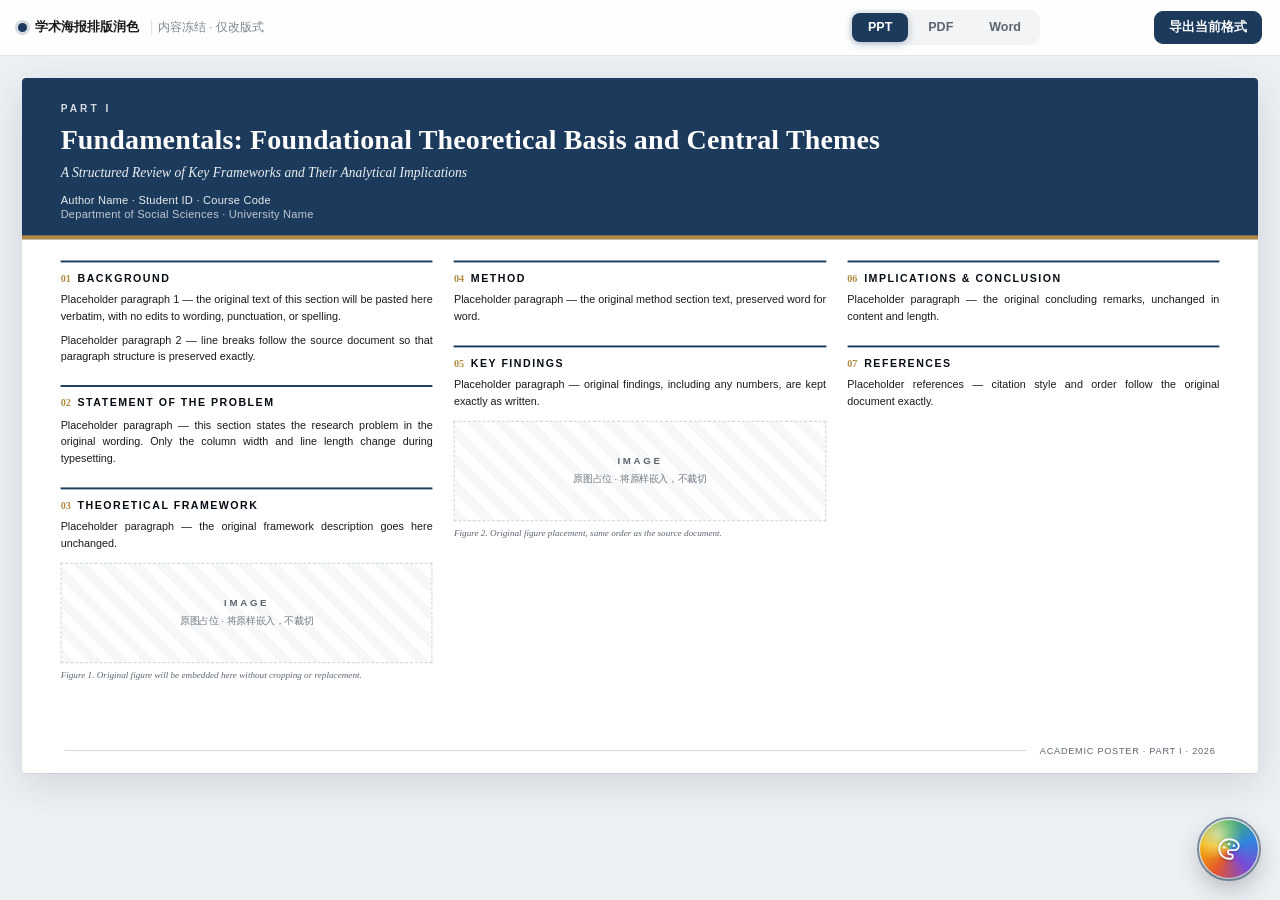
<file: academic-poster/index.html>
<!doctype html>
<html lang="zh-CN">
<head>
<meta charset="utf-8">
<meta name="viewport" content="width=device-width, initial-scale=1">
<meta name="theme-color" content="#1B3A5C">
<title>学术海报 · 排版润色</title>
<link rel="stylesheet" href="poster.css">
<link rel="stylesheet" href="palette.css">
</head>
<body>

<header class="topbar">
  <div class="brand">
    <span class="dot" aria-hidden="true"></span>
    <strong>学术海报排版润色</strong>
    <span class="muted">内容冻结 · 仅改版式</span>
  </div>

  <nav class="tabs" role="tablist" aria-label="输出格式">
    <button class="tab is-active" data-format="ppt" role="tab" aria-selected="true">PPT</button>
    <button class="tab" data-format="pdf" role="tab" aria-selected="false">PDF</button>
    <button class="tab" data-format="word" role="tab" aria-selected="false">Word</button>
  </nav>

  <div class="actions">
    <span id="status" role="status" aria-live="polite"></span>
    <button id="btn-export" class="btn btn--primary">导出当前格式</button>
  </div>
</header>

<main class="stage-wrap">
  <div id="stage" aria-live="polite"></div>
</main>

<!-- ============ 调色盘 ============ -->
<button id="palette-fab" class="palette-fab" aria-expanded="false" aria-controls="palette-panel" title="配色">
  <svg viewBox="0 0 24 24" fill="none" stroke="currentColor" stroke-width="1.7" stroke-linecap="round" stroke-linejoin="round" aria-hidden="true">
    <path d="M12 3a9 9 0 1 0 0 18h1.5a2 2 0 0 0 0-4H13a2 2 0 0 1 0-4h4a4 4 0 0 0 4-4c0-3.3-4-6-9-6Z"/>
    <circle cx="7.5" cy="10.5" r="1.1" fill="currentColor" stroke="none"/>
    <circle cx="12" cy="7.5" r="1.1" fill="currentColor" stroke="none"/>
    <circle cx="16.5" cy="9" r="1.1" fill="currentColor" stroke="none"/>
  </svg>
</button>

<div id="palette-panel" class="palette-panel" role="dialog" aria-label="配色设置" data-locked="true">

  <div class="panel__head">
    <span class="panel__title">配色</span>
    <button class="panel__close" id="js-close" aria-label="关闭配色面板">×</button>
  </div>

  <div class="panel__section">
    <div class="mode-row">
      <label class="mode">
        <input class="js-mode" type="radio" name="palmode" value="original" checked>
        <span>保留原文件</span>
      </label>
      <label class="mode">
        <input class="js-mode" type="radio" name="palmode" value="custom">
        <span>自定义</span>
      </label>
    </div>
    <div class="locknote" id="js-locknote">
      <span aria-hidden="true">🔒</span>
      <span>已锁定原文件配色，不引入任何新颜色</span>
    </div>
  </div>

  <div class="panel__section">
    <span class="panel__label">预置主题</span>
    <div class="presets" id="js-presets"></div>
  </div>

  <div class="panel__section">
    <span class="panel__label">自定义色相</span>
    <div class="custom-row">
      <input class="color-input" id="js-color" type="color" value="#1B3A5C" aria-label="选择颜色">
      <input class="hex-input" id="js-hex" type="text" maxlength="6" spellcheck="false" aria-label="十六进制颜色值">
      <span id="js-current" class="swatch-current" aria-hidden="true"></span>
    </div>
    <div class="file-row">
      <label class="file-btn">
        <span aria-hidden="true">🖼</span> 上传图片取色
        <input id="js-file" type="file" accept="image/*">
      </label>
      <span class="file-note" id="js-extract-note"></span>
    </div>
  </div>

  <div class="panel__section">
    <div class="switch-row">
      <span>强调色</span>
      <label class="switch">
        <input id="js-accent" type="checkbox" checked>
        <i></i>
      </label>
    </div>
  </div>

  <div class="panel__foot">
    <button class="reset-btn" id="js-reset">恢复原文件配色</button>
  </div>

</div>

<script src="config.js"></script>
<script src="theme.js"></script>
<script src="render.js"></script>
<script src="palette.js"></script>
<script src="export.js"></script>
<script src="app.js"></script>
</body>
</html>
</file>
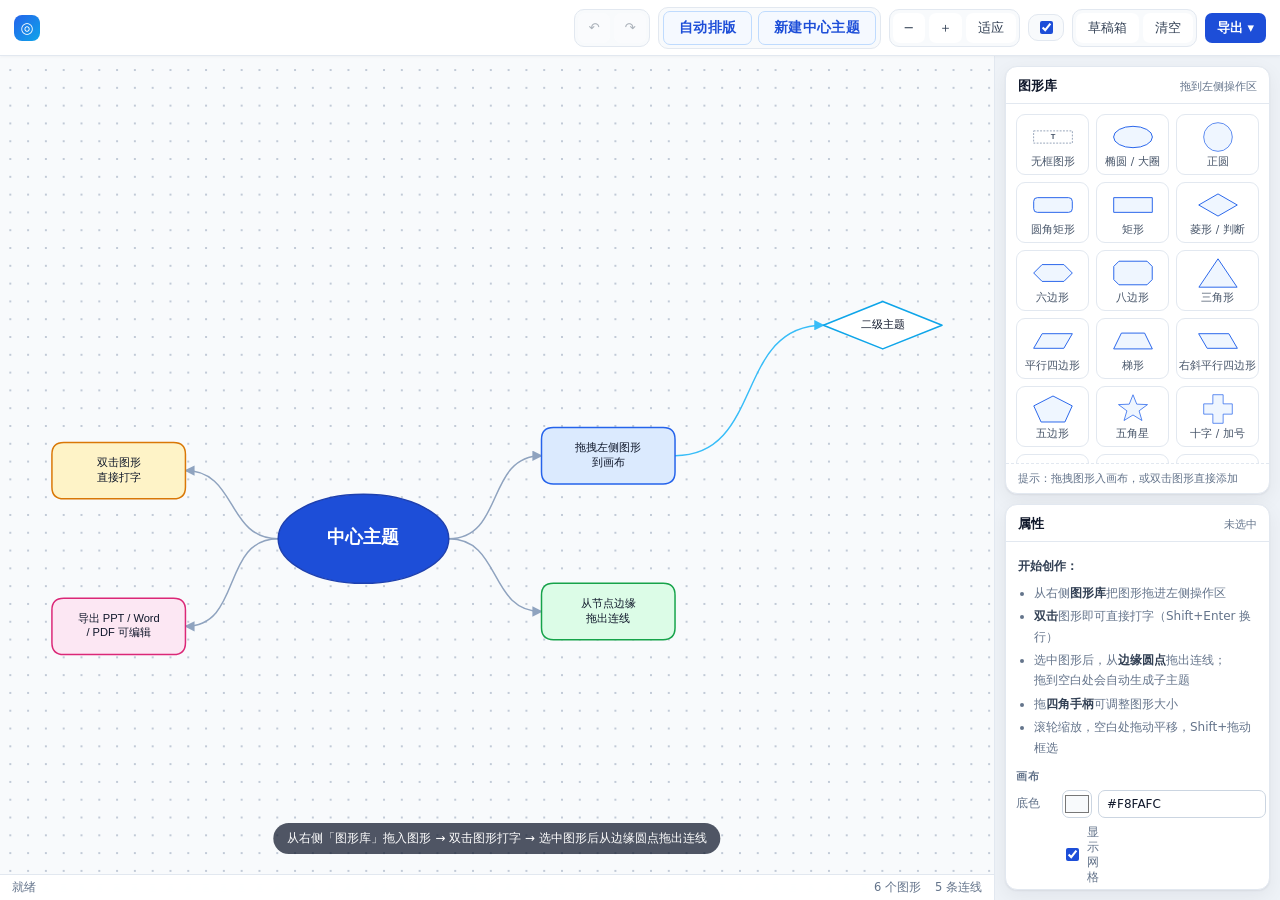
<file: mindmap/index.html>
<!DOCTYPE html>
<html lang="zh-CN">
<head>
  <meta charset="UTF-8" />
  <meta name="viewport" content="width=device-width, initial-scale=1.0" />
  <title>思维导图工作台 · 可编辑导出 PPT / Word / PDF</title>
  <link rel="stylesheet" href="styles.css" />
</head>
<body>
<div class="app">
  <!-- ================= 顶栏 ================= -->
  <header class="topbar">
    <div class="brand">
      <span class="brand-logo">◎</span>
      <span class="brand-text">思维导图工作台</span>
    </div>

    <input id="docTitle" class="doc-title" type="text" value="未命名思维导图" title="点击修改导图标题" />

    <div class="tools">
      <div class="tool-group">
        <button class="tbtn" id="btnUndo" title="撤销 (Ctrl+Z)">↶</button>
        <button class="tbtn" id="btnRedo" title="重做 (Ctrl+Shift+Z)">↷</button>
      </div>
      <div class="tool-group">
        <button class="tbtn big" id="btnAutoLayout" title="一键整理为左右分支思维导图">自动排版</button>
        <button class="tbtn big" id="btnCenter" title="居中并添加大圈中心主题">新建中心主题</button>
      </div>
      <div class="tool-group">
        <button class="tbtn" id="btnZoomOut" title="缩小">−</button>
        <span class="zoom-label" id="zoomLabel">100%</span>
        <button class="tbtn" id="btnZoomIn" title="放大">＋</button>
        <button class="tbtn wide" id="btnFit" title="适应画布 (Ctrl+0)">适应</button>
      </div>
      <div class="tool-group">
        <label class="switch" title="显示网格">
          <input type="checkbox" id="chkGrid" checked /><span>网格</span>
        </label>
      </div>
      <div class="tool-group">
        <button class="tbtn wide" id="btnDraft" title="把当前状态存进草稿箱，并可随时取回">草稿箱</button>
        <button class="tbtn wide danger" id="btnClear" title="一键清空画布（可 Ctrl+Z 撤销）">清空</button>
      </div>
      <button class="tbtn primary wide" id="btnExport">导出 ▾</button>
    </div>
  </header>

  <!-- ================= 草稿箱 ================= -->
  <div class="modal-mask" id="draftModal" hidden>
    <div class="modal">
      <div class="modal-head">
        <h3>草稿箱</h3>
        <span class="modal-sub" id="draftSub">共 0 份</span>
        <button class="modal-close" id="draftClose" title="关闭">×</button>
      </div>
      <div class="modal-body" id="draftList"></div>
      <div class="modal-foot">
        <span class="modal-tip">打开时会先保存当前状态；最多保留 20 份，最新的排在最前面。</span>
        <button class="btn-soft" id="draftSaveNew">再存一份快照</button>
      </div>
    </div>
  </div>

  <!-- ================= 主工作区 ================= -->
  <main class="workspace">
    <!-- 操作区 -->
    <section class="canvas-area" id="canvasArea">
      <svg id="canvas" class="canvas" xmlns="http://www.w3.org/2000/svg"></svg>
      <div id="textEditorLayer" class="text-editor-layer"></div>
      <div class="canvas-hint" id="canvasHint">
        从右侧「图形库」拖入图形 → 双击图形打字 → 选中图形后从边缘圆点拖出连线
      </div>
      <div class="statusbar">
        <span id="statusText">就绪</span>
        <span class="spacer"></span>
        <span id="statNodes">0 个图形</span>
        <span id="statEdges">0 条连线</span>
      </div>
    </section>

    <!-- 右侧栏：图形库 + 属性 -->
    <aside class="sidebar">
      <div class="panel panel-library">
        <div class="panel-head">
          <h2>图形库</h2>
          <span class="panel-tip">拖到左侧操作区</span>
        </div>
        <div class="panel-body" id="shapeLibrary"></div>
        <div class="panel-foot">
          <span>提示：拖拽图形入画布，或双击图形直接添加</span>
        </div>
      </div>

      <div class="panel panel-inspector">
        <div class="panel-head">
          <h2 id="inspectorTitle">属性</h2>
          <span class="panel-tip" id="inspectorSub">未选中</span>
        </div>
        <div class="panel-body" id="inspectorBody"></div>
      </div>
    </aside>
  </main>

  <!-- 导出菜单 -->
  <div class="export-menu" id="exportMenu" hidden>
    <button class="export-item" data-action="pptx">
      <span class="ei-icon">P</span>
      <span class="ei-text"><b>PowerPoint（.pptx）</b><small>原生图形 + 文本框 + 曲线，可在 PPT 中继续编辑</small></span>
    </button>
    <button class="export-item" data-action="docx">
      <span class="ei-icon">W</span>
      <span class="ei-text"><b>Word（.docx）</b><small>每个图形都是 Word 形状对象，可继续编辑</small></span>
    </button>
    <button class="export-item" data-action="pdf">
      <span class="ei-icon">F</span>
      <span class="ei-text"><b>PDF（矢量打印）</b><small>打开打印窗口 → 目标选「另存为 PDF」</small></span>
    </button>
    <div class="export-sep"></div>
    <button class="export-item" data-action="svg">
      <span class="ei-icon">S</span>
      <span class="ei-text"><b>SVG 矢量图</b><small>全矢量，可在 Illustrator / Figma 中编辑</small></span>
    </button>
    <button class="export-item" data-action="png">
      <span class="ei-icon">I</span>
      <span class="ei-text"><b>PNG 图片</b><small>2 倍高清位图，适合直接分享</small></span>
    </button>
    <button class="export-item" data-action="json">
      <span class="ei-icon">J</span>
      <span class="ei-text"><b>保存工程（.json）</b><small>保存后可再次导入继续编辑</small></span>
    </button>
    <button class="export-item" data-action="open">
      <span class="ei-icon">↑</span>
      <span class="ei-text"><b>打开工程（.json）</b><small>载入之前保存的思维导图</small></span>
    </button>
    <div class="export-sep"></div>
    <button class="export-item" data-action="print">
      <span class="ei-icon">⎙</span>
      <span class="ei-text"><b>打印导图</b><small>直接调用系统打印对话框</small></span>
    </button>
  </div>

  <div class="toast" id="toast" hidden></div>
  <input type="file" id="fileInput" accept=".json,application/json" hidden />
</div>

<script src="js/model.js"></script>
<script src="js/shapes.js"></script>
<script src="js/render.js"></script>
<script src="js/ooxml.js"></script>
<script src="js/exporters.js"></script>
<script src="js/app.js"></script>
</body>
</html>
</file>
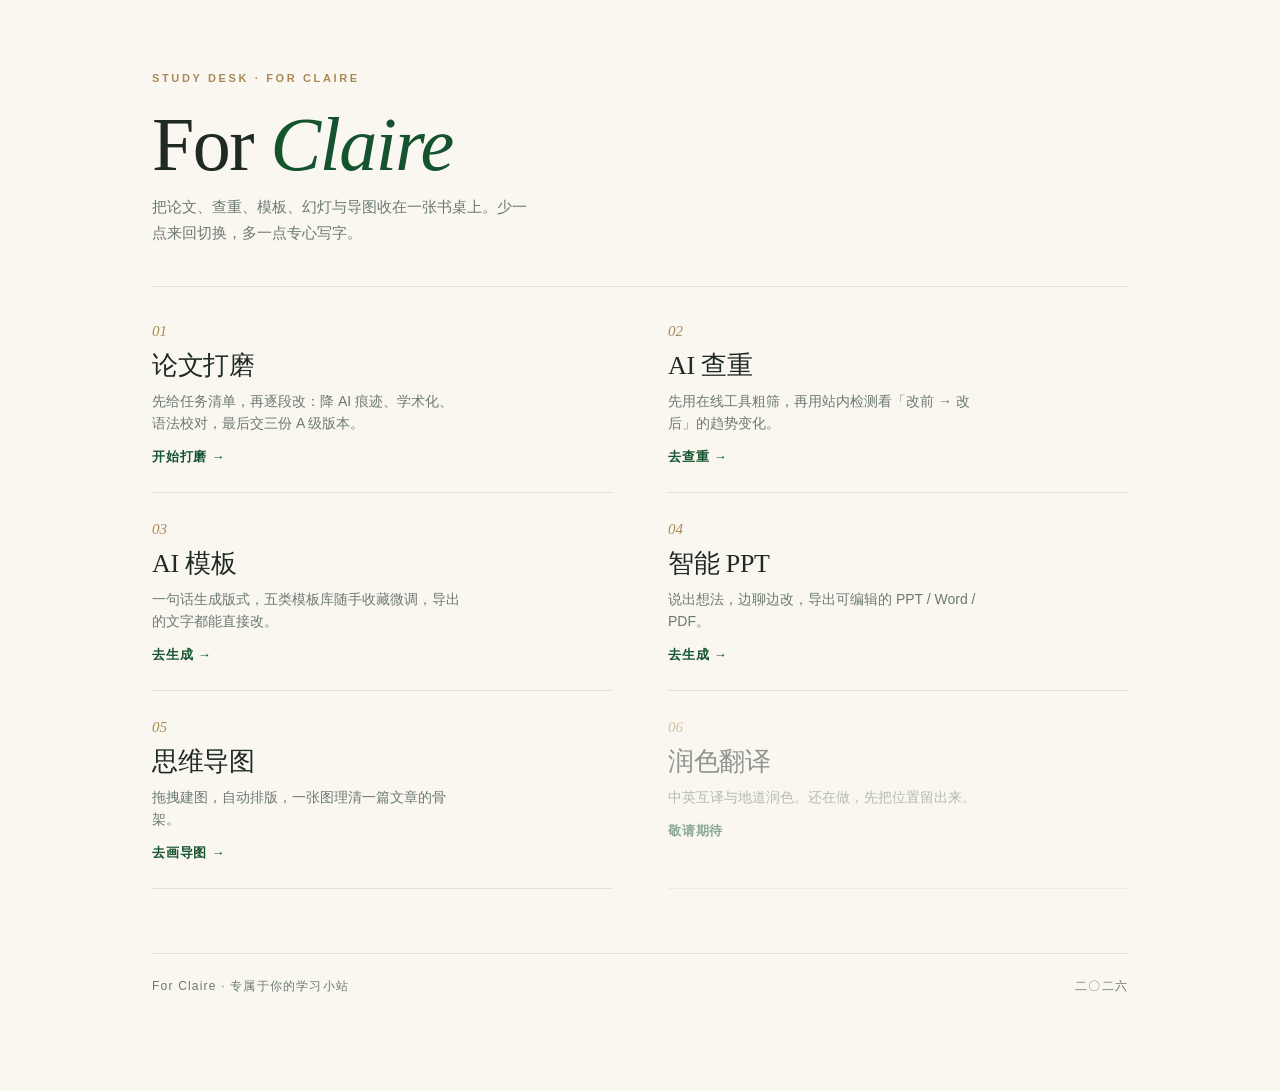
<file: claire-essay-helper-web/home-a.html>
<!DOCTYPE html>
<html lang="zh-CN">
<head>
<meta charset="UTF-8" />
<meta name="viewport" content="width=device-width, initial-scale=1.0" />
<title>款式 A · 暖纸墨绿</title>
<style>
  :root {
    --paper: #faf7f1;
    --paper-2: #f3eee3;
    --ink: #1f2a23;
    --ink-2: #4a5650;
    --muted: #6b7a70;
    --rule: #e6dfd2;
    --forest: #14532d;
    --brass: #a98a57;
    --font-sans: "Manrope", -apple-system, "PingFang SC", "Microsoft YaHei", sans-serif;
    --font-serif: Georgia, "Times New Roman", "Songti SC", "SimSun", serif;
  }
  * { box-sizing: border-box; }
  body {
    margin: 0; min-height: 100vh;
    background: var(--paper);
    color: var(--ink);
    font-family: var(--font-sans);
  }
  .wrap { max-width: 1040px; margin: 0 auto; padding: 72px 32px 96px; }

  .eyebrow {
    font-size: 11px; letter-spacing: .24em; text-transform: uppercase;
    color: var(--brass); font-weight: 700; margin: 0 0 24px;
  }
  .hero { border-bottom: 1px solid var(--rule); padding-bottom: 40px; margin-bottom: 8px; }
  .hero .row { display: flex; align-items: flex-end; gap: 24px; flex-wrap: wrap; }
  h1 {
    font-family: var(--font-serif);
    font-size: 76px; line-height: .95; font-weight: 400;
    letter-spacing: -.02em; margin: 0;
  }
  h1 em { font-style: italic; color: var(--forest); }
  .tag { font-size: 15px; line-height: 26px; color: var(--muted); margin: 14px 0 0; max-width: 46ch; }

  .grid {
    display: grid; grid-template-columns: 1fr 1fr; gap: 0 56px;
    margin-top: 8px;
  }
  .item {
    display: block; text-decoration: none; color: inherit;
    padding: 28px 0 26px;
    border-bottom: 1px solid var(--rule);
    transition: background-color .3s cubic-bezier(.22,1,.36,1), padding-left .3s cubic-bezier(.22,1,.36,1);
  }
  .item:hover { background: var(--paper-2); padding-left: 16px; }
  .item .idx {
    font-family: var(--font-serif); font-style: italic;
    font-size: 15px; color: var(--brass); display: block; margin-bottom: 10px;
  }
  .item h2 {
    font-family: var(--font-serif); font-size: 26px; line-height: 32px;
    font-weight: 400; margin: 0 0 8px; letter-spacing: -.01em;
  }
  .item p { font-size: 14px; line-height: 22px; color: var(--muted); margin: 0; max-width: 40ch; }
  .item .more {
    display: inline-block; margin-top: 14px; font-size: 13px; letter-spacing: .06em;
    color: var(--forest); font-weight: 600;
  }
  .item:hover .more { text-decoration: underline; text-underline-offset: 4px; }
  .item.soon { opacity: .48; }
  .item.soon:hover { background: transparent; padding-left: 0; }

  footer {
    margin-top: 64px; padding-top: 24px; border-top: 1px solid var(--rule);
    font-size: 12px; letter-spacing: .1em; color: var(--muted);
    display: flex; justify-content: space-between; gap: 16px; flex-wrap: wrap;
  }
  @media (max-width: 760px) {
    .wrap { padding: 48px 20px 64px; }
    h1 { font-size: 52px; }
    .grid { grid-template-columns: 1fr; gap: 0; }
  }
</style>
</head>
<body>
  <div class="wrap">
    <p class="eyebrow">Study Desk · For Claire</p>
    <header class="hero">
      <div class="row">
        <h1>For <em>Claire</em></h1>
      </div>
      <p class="tag">把论文、查重、模板、幻灯与导图收在一张书桌上。少一点来回切换，多一点专心写字。</p>
    </header>

    <main class="grid">
      <a class="item" href="./preview.html"><span class="idx">01</span><h2>论文打磨</h2>
        <p>先给任务清单，再逐段改：降 AI 痕迹、学术化、语法校对，最后交三份 A 级版本。</p>
        <span class="more">开始打磨 →</span></a>

      <a class="item" href="./ai-check.html"><span class="idx">02</span><h2>AI 查重</h2>
        <p>先用在线工具粗筛，再用站内检测看「改前 → 改后」的趋势变化。</p>
        <span class="more">去查重 →</span></a>

      <a class="item" href="./ai-template.html"><span class="idx">03</span><h2>AI 模板</h2>
        <p>一句话生成版式，五类模板库随手收藏微调，导出的文字都能直接改。</p>
        <span class="more">去生成 →</span></a>

      <a class="item" href="./ppt.html"><span class="idx">04</span><h2>智能 PPT</h2>
        <p>说出想法，边聊边改，导出可编辑的 PPT / Word / PDF。</p>
        <span class="more">去生成 →</span></a>

      <a class="item" href="./mindmap.html"><span class="idx">05</span><h2>思维导图</h2>
        <p>拖拽建图，自动排版，一张图理清一篇文章的骨架。</p>
        <span class="more">去画导图 →</span></a>

      <div class="item soon"><span class="idx">06</span><h2>润色翻译</h2>
        <p>中英互译与地道润色。还在做，先把位置留出来。</p>
        <span class="more">敬请期待</span></div>
    </main>

    <footer><span>For Claire · 专属于你的学习小站</span><span>二〇二六</span></footer>
  </div>
</body>
</html>
</file>
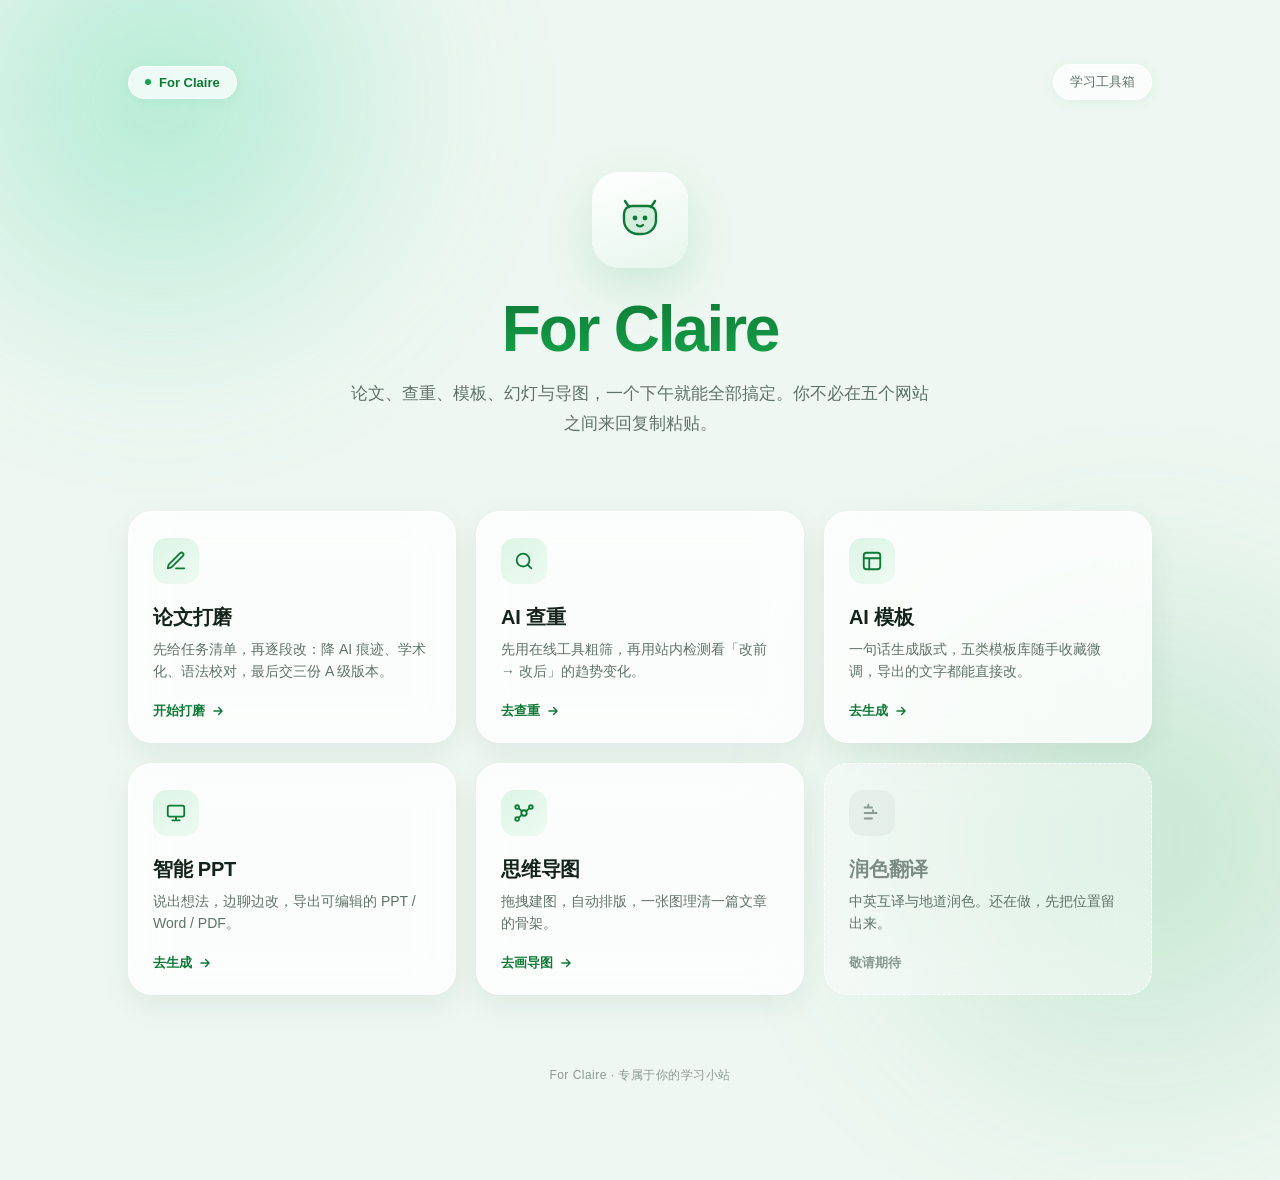
<file: claire-essay-helper-web/home-b.html>
<!DOCTYPE html>
<html lang="zh-CN">
<head>
<meta charset="UTF-8" />
<meta name="viewport" content="width=device-width, initial-scale=1.0" />
<title>款式 B · 薄荷玻璃</title>
<style>
  :root {
    --font-sans: "Manrope", -apple-system, "PingFang SC", "Microsoft YaHei", sans-serif;
    --brand: #16a34a;
    --brand-deep: #0f7a37;
    --ink: #14231b;
    --muted: #5f7268;
    --ease: cubic-bezier(.22,1,.36,1);
  }
  * { box-sizing: border-box; }
  body {
    margin: 0; min-height: 100vh; position: relative; overflow-x: hidden;
    background: #eef7f1;
    color: var(--ink);
    font-family: var(--font-sans);
    -webkit-font-smoothing: antialiased;
  }
  body::before, body::after {
    content: ""; position: fixed; border-radius: 50%; pointer-events: none; z-index: 0;
    filter: blur(60px);
  }
  body::before {
    width: 640px; height: 640px; top: -220px; left: -160px;
    background: radial-gradient(circle, rgba(52,211,153,.34), rgba(52,211,153,0) 70%);
  }
  body::after {
    width: 720px; height: 720px; bottom: -300px; right: -220px;
    background: radial-gradient(circle, rgba(22,163,74,.20), rgba(22,163,74,0) 70%);
  }
  .wrap { position: relative; z-index: 1; max-width: 1080px; margin: 0 auto; padding: 64px 28px 96px; }

  .nav {
    display: flex; align-items: center; justify-content: space-between;
    margin-bottom: 72px;
  }
  .pill {
    display: inline-flex; align-items: center; gap: 8px;
    padding: 8px 16px; border-radius: 999px;
    background: rgba(255,255,255,.72);
    backdrop-filter: blur(16px);
    border: 1px solid rgba(255,255,255,.9);
    box-shadow: 0 2px 12px rgba(22,163,74,.08);
    font-size: 13px; font-weight: 600; color: var(--brand-deep);
  }
  .pill .dot { width: 6px; height: 6px; border-radius: 50%; background: var(--brand); }

  .hero { text-align: center; margin-bottom: 72px; }
  .mark {
    width: 96px; height: 96px; margin: 0 auto 28px;
    display: grid; place-items: center; border-radius: 28px;
    background: linear-gradient(160deg, #ffffff, #e6f6ec);
    box-shadow: 0 18px 48px rgba(22,163,74,.16), inset 0 1px 0 #fff;
  }
  h1 {
    font-size: 64px; line-height: 1.04; letter-spacing: -.035em; font-weight: 700;
    margin: 0 0 16px;
    background: linear-gradient(180deg, #0f7a37, #16a34a);
    -webkit-background-clip: text; background-clip: text; color: transparent;
  }
  .sub { font-size: 17px; line-height: 30px; color: var(--muted); margin: 0 auto; max-width: 34em; }

  .grid { display: grid; grid-template-columns: repeat(3, 1fr); gap: 20px; }
  .card {
    position: relative; display: flex; flex-direction: column;
    padding: 26px 24px 22px; border-radius: 24px;
    text-decoration: none; color: inherit;
    background: rgba(255,255,255,.78);
    backdrop-filter: blur(20px);
    border: 1px solid rgba(255,255,255,.95);
    box-shadow: 0 10px 30px rgba(16,60,38,.07);
    transition: transform .5s var(--ease), box-shadow .5s var(--ease), background-color .3s var(--ease);
  }
  .card:hover { transform: translateY(-6px); box-shadow: 0 24px 56px rgba(16,60,38,.14); background: #fff; }
  .card:active { transform: translateY(-2px); }
  .ico {
    width: 46px; height: 46px; border-radius: 14px; margin-bottom: 20px;
    display: grid; place-items: center;
    background: linear-gradient(150deg, #dcf5e5, #eefaf2);
    color: var(--brand-deep);
  }
  .card h2 { font-size: 20px; line-height: 26px; font-weight: 700; margin: 0 0 8px; letter-spacing: -.012em; }
  .card p { font-size: 14px; line-height: 22px; color: var(--muted); margin: 0; flex: 1; }
  .go {
    margin-top: 20px; align-self: flex-start;
    display: inline-flex; align-items: center; gap: 6px;
    font-size: 13px; font-weight: 600; color: var(--brand-deep);
  }
  .go svg { transition: transform .5s var(--ease); }
  .card:hover .go svg { transform: translateX(4px); }
  .card.soon { background: rgba(255,255,255,.42); box-shadow: none; border-style: dashed; }
  .card.soon:hover { transform: none; box-shadow: none; background: rgba(255,255,255,.55); }
  .card.soon .ico { background: rgba(0,0,0,.04); color: #8a9a90; }
  .card.soon h2 { color: #7d8d84; }

  footer { margin-top: 72px; text-align: center; font-size: 12px; color: #8a9a90; letter-spacing: .04em; }

  @media (max-width: 900px) { .grid { grid-template-columns: 1fr 1fr; } }
  @media (max-width: 640px) {
    .wrap { padding: 40px 20px 64px; }
    h1 { font-size: 42px; }
    .nav { margin-bottom: 48px; }
    .hero { margin-bottom: 48px; }
    .grid { grid-template-columns: 1fr; gap: 16px; }
  }
  @media (prefers-reduced-motion: reduce) {
    * { transition: none !important; }
  }
</style>
</head>
<body>
  <div class="wrap">
    <nav class="nav">
      <span class="pill"><span class="dot"></span>For Claire</span>
      <span class="pill" style="color:#5f7268;font-weight:500;">学习工具箱</span>
    </nav>

    <header class="hero">
      <div class="mark">
        <svg width="52" height="52" viewBox="0 0 52 52" fill="none" aria-hidden="true">
          <path d="M10 20c0-5 3.6-8 8-8h16c4.4 0 8 3 8 8v6c0 8-6.6 14-14 14h-4c-7.7 0-14-6.3-14-14v-6z" fill="#16a34a" opacity=".14"/>
          <path d="M10 20c0-5 3.6-8 8-8h16c4.4 0 8 3 8 8v6c0 8-6.6 14-14 14h-4c-7.7 0-14-6.3-14-14v-6z" stroke="#0f7a37" stroke-width="2.4"/>
          <circle cx="21" cy="24" r="2.4" fill="#0f7a37"/><circle cx="31" cy="24" r="2.4" fill="#0f7a37"/>
          <path d="M23 31c1.6 1.6 4.4 1.6 6 0" stroke="#0f7a37" stroke-width="2.4" stroke-linecap="round"/>
          <path d="M15 13l-4-6M37 13l4-6" stroke="#0f7a37" stroke-width="2.4" stroke-linecap="round"/>
        </svg>
      </div>
      <h1>For Claire</h1>
      <p class="sub">论文、查重、模板、幻灯与导图，一个下午就能全部搞定。你不必在五个网站之间来回复制粘贴。</p>
    </header>

    <main class="grid">
      <a class="card" href="./preview.html">
        <span class="ico"><svg width="22" height="22" viewBox="0 0 24 24" fill="none" stroke="currentColor" stroke-width="2" stroke-linecap="round" stroke-linejoin="round"><path d="M12 20h9"/><path d="M16.5 3.5a2.1 2.1 0 013 3L7 19l-4 1 1-4z"/></svg></span>
        <h2>论文打磨</h2>
        <p>先给任务清单，再逐段改：降 AI 痕迹、学术化、语法校对，最后交三份 A 级版本。</p>
        <span class="go">开始打磨 <svg width="14" height="14" viewBox="0 0 24 24" fill="none" stroke="currentColor" stroke-width="2.4" stroke-linecap="round" stroke-linejoin="round"><path d="M5 12h14M13 6l6 6-6 6"/></svg></span>
      </a>

      <a class="card" href="./ai-check.html">
        <span class="ico"><svg width="22" height="22" viewBox="0 0 24 24" fill="none" stroke="currentColor" stroke-width="2" stroke-linecap="round" stroke-linejoin="round"><circle cx="11" cy="11" r="7"/><path d="M20 20l-3.6-3.6"/></svg></span>
        <h2>AI 查重</h2>
        <p>先用在线工具粗筛，再用站内检测看「改前 → 改后」的趋势变化。</p>
        <span class="go">去查重 <svg width="14" height="14" viewBox="0 0 24 24" fill="none" stroke="currentColor" stroke-width="2.4" stroke-linecap="round" stroke-linejoin="round"><path d="M5 12h14M13 6l6 6-6 6"/></svg></span>
      </a>

      <a class="card" href="./ai-template.html">
        <span class="ico"><svg width="22" height="22" viewBox="0 0 24 24" fill="none" stroke="currentColor" stroke-width="2" stroke-linecap="round" stroke-linejoin="round"><rect x="3" y="3" width="18" height="18" rx="3"/><path d="M3 9h18M9 21V9"/></svg></span>
        <h2>AI 模板</h2>
        <p>一句话生成版式，五类模板库随手收藏微调，导出的文字都能直接改。</p>
        <span class="go">去生成 <svg width="14" height="14" viewBox="0 0 24 24" fill="none" stroke="currentColor" stroke-width="2.4" stroke-linecap="round" stroke-linejoin="round"><path d="M5 12h14M13 6l6 6-6 6"/></svg></span>
      </a>

      <a class="card" href="./ppt.html">
        <span class="ico"><svg width="22" height="22" viewBox="0 0 24 24" fill="none" stroke="currentColor" stroke-width="2" stroke-linecap="round" stroke-linejoin="round"><rect x="3" y="4" width="18" height="12" rx="2"/><path d="M12 16v4M8 20h8"/></svg></span>
        <h2>智能 PPT</h2>
        <p>说出想法，边聊边改，导出可编辑的 PPT / Word / PDF。</p>
        <span class="go">去生成 <svg width="14" height="14" viewBox="0 0 24 24" fill="none" stroke="currentColor" stroke-width="2.4" stroke-linecap="round" stroke-linejoin="round"><path d="M5 12h14M13 6l6 6-6 6"/></svg></span>
      </a>

      <a class="card" href="./mindmap.html">
        <span class="ico"><svg width="22" height="22" viewBox="0 0 24 24" fill="none" stroke="currentColor" stroke-width="2" stroke-linecap="round" stroke-linejoin="round"><circle cx="12" cy="12" r="3"/><circle cx="4.5" cy="5.5" r="2"/><circle cx="19.5" cy="5.5" r="2"/><circle cx="4.5" cy="18.5" r="2"/><path d="M6.2 6.9L9.8 10M14.2 10l3.6-3.1M9.8 14l-3.6 3.1"/></svg></span>
        <h2>思维导图</h2>
        <p>拖拽建图，自动排版，一张图理清一篇文章的骨架。</p>
        <span class="go">去画导图 <svg width="14" height="14" viewBox="0 0 24 24" fill="none" stroke="currentColor" stroke-width="2.4" stroke-linecap="round" stroke-linejoin="round"><path d="M5 12h14M13 6l6 6-6 6"/></svg></span>
      </a>

      <div class="card soon">
        <span class="ico"><svg width="22" height="22" viewBox="0 0 24 24" fill="none" stroke="currentColor" stroke-width="2" stroke-linecap="round" stroke-linejoin="round"><path d="M4 6h8M8 3v3M4 12h13M13 9v3M4 18h8"/></svg></span>
        <h2>润色翻译</h2>
        <p>中英互译与地道润色。还在做，先把位置留出来。</p>
        <span class="go" style="color:#8a9a90;">敬请期待</span>
      </div>
    </main>

    <footer>For Claire · 专属于你的学习小站</footer>
  </div>
</body>
</html>
</file>
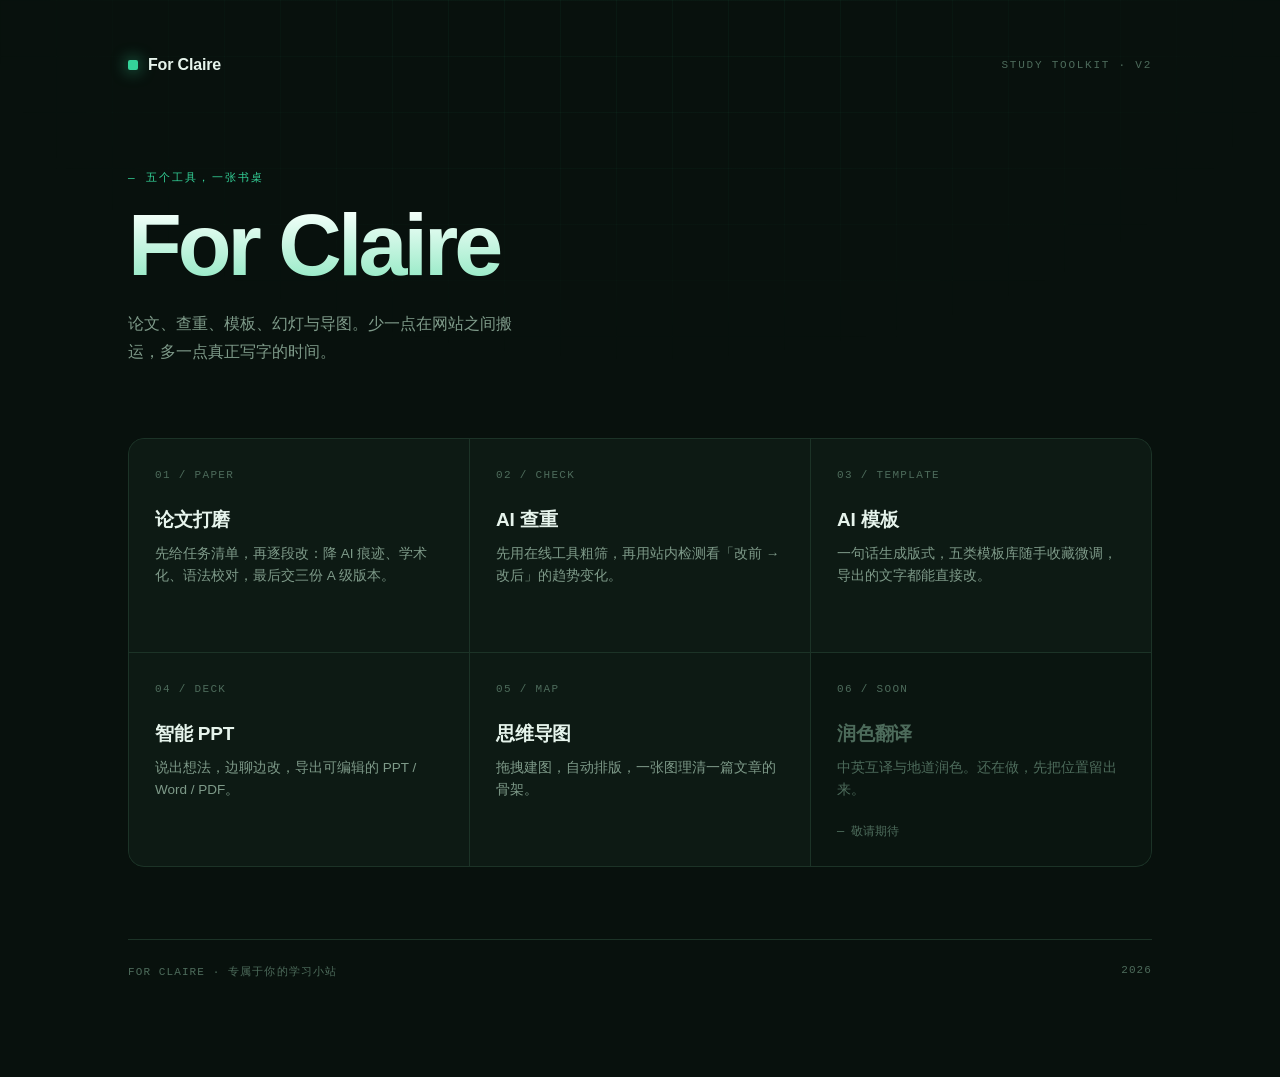
<file: claire-essay-helper-web/home-c.html>
<!DOCTYPE html>
<html lang="zh-CN">
<head>
<meta charset="UTF-8" />
<meta name="viewport" content="width=device-width, initial-scale=1.0" />
<title>款式 C · 深夜墨绿</title>
<style>
  :root {
    --font-sans: "Manrope", -apple-system, "PingFang SC", "Microsoft YaHei", sans-serif;
    --font-mono: ui-monospace, SFMono-Regular, "JetBrains Mono", Menlo, monospace;
    --bg: #08110d;
    --panel: #0d1a14;
    --panel-2: #102018;
    --line: #1c3327;
    --line-hi: #2a4d39;
    --text: #e6f4ec;
    --muted: #7e9a89;
    --faint: #4d6b5b;
    --neon: #34d399;
    --ease: cubic-bezier(.22,1,.36,1);
  }
  * { box-sizing: border-box; }
  body {
    margin: 0; min-height: 100vh;
    background: var(--bg);
    color: var(--text);
    font-family: var(--font-sans);
    -webkit-font-smoothing: antialiased;
    position: relative;
  }
  body::before {
    content: ""; position: fixed; inset: 0; pointer-events: none; z-index: 0;
    background-image:
      linear-gradient(rgba(52,211,153,.045) 1px, transparent 1px),
      linear-gradient(90deg, rgba(52,211,153,.045) 1px, transparent 1px);
    background-size: 56px 56px;
    mask-image: radial-gradient(ellipse 70% 55% at 50% 0%, #000 20%, transparent 75%);
  }
  .wrap { position: relative; z-index: 1; max-width: 1080px; margin: 0 auto; padding: 56px 28px 96px; }

  .top { display: flex; align-items: center; justify-content: space-between; margin-bottom: 96px; }
  .brand { display: flex; align-items: center; gap: 10px; font-weight: 700; letter-spacing: -.01em; }
  .brand .sq { width: 10px; height: 10px; background: var(--neon); border-radius: 2px; box-shadow: 0 0 16px rgba(52,211,153,.8); }
  .meta { font-family: var(--font-mono); font-size: 11px; letter-spacing: .16em; text-transform: uppercase; color: var(--faint); }

  .hero { margin-bottom: 72px; }
  .tag { font-family: var(--font-mono); font-size: 11px; letter-spacing: .2em; text-transform: uppercase; color: var(--neon); margin: 0 0 20px; }
  h1 {
    font-size: 88px; line-height: .92; letter-spacing: -.045em; font-weight: 700; margin: 0;
    background: linear-gradient(180deg, #f2fff9 10%, #8fe8c2 100%);
    -webkit-background-clip: text; background-clip: text; color: transparent;
  }
  .sub { font-size: 16px; line-height: 28px; color: var(--muted); margin: 24px 0 0; max-width: 44ch; }

  .grid { display: grid; grid-template-columns: repeat(3, 1fr); gap: 1px; background: var(--line); border: 1px solid var(--line); border-radius: 16px; overflow: hidden; }
  .cell {
    display: flex; flex-direction: column; padding: 30px 26px 26px;
    background: var(--panel); text-decoration: none; color: inherit;
    transition: background-color .3s var(--ease);
  }
  .cell:hover { background: var(--panel-2); }
  .cell:hover .num { color: var(--neon); }
  .cell:hover .ttl { color: #fff; }
  .cell:hover .arr { opacity: 1; transform: translate(0,0); }
  .num {
    font-family: var(--font-mono); font-size: 11px; letter-spacing: .12em;
    color: var(--faint); margin-bottom: 26px; transition: color .3s var(--ease);
  }
  .ttl { font-size: 19px; line-height: 26px; font-weight: 600; margin: 0 0 10px; letter-spacing: -.01em; transition: color .3s var(--ease); }
  .cell p { font-size: 13.5px; line-height: 22px; color: var(--muted); margin: 0; flex: 1; }
  .arr {
    margin-top: 22px; opacity: 0; transform: translate(-6px, 0);
    color: var(--neon); font-family: var(--font-mono); font-size: 12px;
    transition: opacity .3s var(--ease), transform .3s var(--ease);
  }
  .cell.soon { background: #0a1510; }
  .cell.soon .ttl { color: var(--faint); }
  .cell.soon p { color: var(--faint); }

  footer {
    margin-top: 72px; padding-top: 24px; border-top: 1px solid var(--line);
    display: flex; justify-content: space-between; gap: 16px; flex-wrap: wrap;
    font-family: var(--font-mono); font-size: 11px; letter-spacing: .1em; color: var(--faint);
  }
  @media (max-width: 900px) { .grid { grid-template-columns: 1fr 1fr; } h1 { font-size: 64px; } }
  @media (max-width: 640px) {
    .wrap { padding: 36px 18px 64px; }
    .top { margin-bottom: 56px; }
    h1 { font-size: 46px; }
    .grid { grid-template-columns: 1fr; }
  }
  @media (prefers-reduced-motion: reduce) { * { transition: none !important; } }
</style>
</head>
<body>
  <div class="wrap">
    <div class="top">
      <div class="brand"><span class="sq"></span>For Claire</div>
      <div class="meta">Study Toolkit · v2</div>
    </div>

    <header class="hero">
      <p class="tag">— 五个工具，一张书桌</p>
      <h1>For Claire</h1>
      <p class="sub">论文、查重、模板、幻灯与导图。少一点在网站之间搬运，多一点真正写字的时间。</p>
    </header>

    <main class="grid">
      <a class="cell" href="./preview.html">
        <span class="num">01 / PAPER</span>
        <h2 class="ttl">论文打磨</h2>
        <p>先给任务清单，再逐段改：降 AI 痕迹、学术化、语法校对，最后交三份 A 级版本。</p>
        <span class="arr">→ 开始打磨</span>
      </a>
      <a class="cell" href="./ai-check.html">
        <span class="num">02 / CHECK</span>
        <h2 class="ttl">AI 查重</h2>
        <p>先用在线工具粗筛，再用站内检测看「改前 → 改后」的趋势变化。</p>
        <span class="arr">→ 去查重</span>
      </a>
      <a class="cell" href="./ai-template.html">
        <span class="num">03 / TEMPLATE</span>
        <h2 class="ttl">AI 模板</h2>
        <p>一句话生成版式，五类模板库随手收藏微调，导出的文字都能直接改。</p>
        <span class="arr">→ 去生成</span>
      </a>
      <a class="cell" href="./ppt.html">
        <span class="num">04 / DECK</span>
        <h2 class="ttl">智能 PPT</h2>
        <p>说出想法，边聊边改，导出可编辑的 PPT / Word / PDF。</p>
        <span class="arr">→ 去生成</span>
      </a>
      <a class="cell" href="./mindmap.html">
        <span class="num">05 / MAP</span>
        <h2 class="ttl">思维导图</h2>
        <p>拖拽建图，自动排版，一张图理清一篇文章的骨架。</p>
        <span class="arr">→ 去画导图</span>
      </a>
      <div class="cell soon">
        <span class="num">06 / SOON</span>
        <h2 class="ttl">润色翻译</h2>
        <p>中英互译与地道润色。还在做，先把位置留出来。</p>
        <span class="arr" style="opacity:1;transform:none;color:var(--faint);">— 敬请期待</span>
      </div>
    </main>

    <footer><span>FOR CLAIRE · 专属于你的学习小站</span><span>2026</span></footer>
  </div>
</body>
</html>
</file>
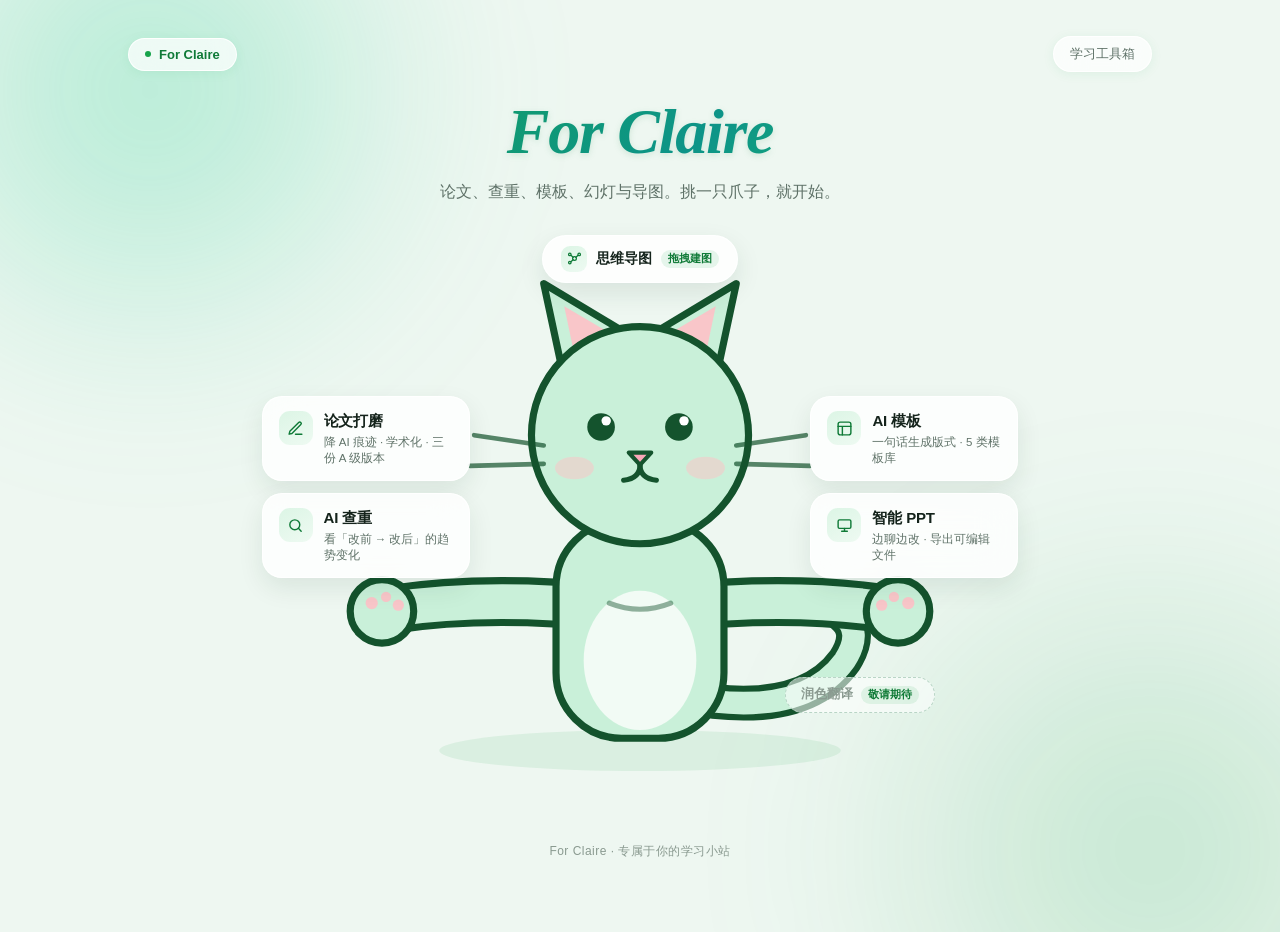
<file: claire-essay-helper-web/home-d.html>
<!DOCTYPE html>
<html lang="zh-CN">
<head>
<meta charset="UTF-8" />
<meta name="viewport" content="width=device-width, initial-scale=1.0" />
<title>For Claire · 专属学习助手</title>
<meta name="description" content="For Claire 是 Claire 的专属学习小站：论文打磨、AI 查重、模板生成、智能 PPT、思维导图，五个工具一个入口。" />
<meta name="theme-color" content="#16a34a" />
<link rel="icon" href="data:image/svg+xml,%3Csvg xmlns='http://www.w3.org/2000/svg' viewBox='0 0 64 64'%3E%3Cpath d='M14 22 L18 4 L32 15 Z' fill='%2316a34a'/%3E%3Cpath d='M50 22 L46 4 L32 15 Z' fill='%2316a34a'/%3E%3Ccircle cx='32' cy='37' r='21' fill='%2322c55e'/%3E%3Ccircle cx='25' cy='35' r='3' fill='%231f2a23'/%3E%3Ccircle cx='39' cy='35' r='3' fill='%231f2a23'/%3E%3C/svg%3E" />
<style>
  :root {
    --font: "Manrope", -apple-system, "PingFang SC", "Microsoft YaHei", sans-serif;
    --brand: #16a34a; --brand-deep: #0f7a37; --brand-soft: #dcf5e5;
    --ink: #14231b; --muted: #5f7268; --faint: #8a9a90;
    --ease: cubic-bezier(.22,1,.36,1);
    --cat: #c9f0d9; --cat-line: #14532d; --cat-belly: #f2fbf5;
  }
  * { box-sizing: border-box; }
  body {
    margin: 0; min-height: 100vh; position: relative; overflow-x: hidden;
    background: #eef7f1; color: var(--ink); font-family: var(--font);
    -webkit-font-smoothing: antialiased;
  }
  body::before, body::after {
    content: ""; position: fixed; border-radius: 50%; pointer-events: none; z-index: 0; filter: blur(70px);
  }
  body::before {
    width: 660px; height: 660px; top: -240px; left: -180px;
    background: radial-gradient(circle, rgba(52,211,153,.34), rgba(52,211,153,0) 70%);
  }
  body::after {
    width: 740px; height: 740px; bottom: -320px; right: -240px;
    background: radial-gradient(circle, rgba(22,163,74,.20), rgba(22,163,74,0) 70%);
  }
  .wrap { position: relative; z-index: 1; max-width: 1080px; margin: 0 auto; padding: 36px 28px 72px; }

  .nav { display: flex; align-items: center; justify-content: space-between; margin-bottom: 28px; }
  .pill {
    display: inline-flex; align-items: center; gap: 8px; padding: 8px 16px; border-radius: 999px;
    background: rgba(255,255,255,.72); backdrop-filter: blur(16px);
    border: 1px solid rgba(255,255,255,.9); box-shadow: 0 2px 12px rgba(22,163,74,.08);
    font-size: 13px; font-weight: 700; color: var(--brand-deep);
  }
  .pill .dot { width: 6px; height: 6px; border-radius: 50%; background: var(--brand); }
  .pill.quiet { color: var(--muted); font-weight: 500; }

  .hero { text-align: center; margin-bottom: 8px; }
  h1 {
    font-family: Georgia, "Times New Roman", "Songti SC", serif;
    font-style: italic; font-weight: 700;
    font-size: 64px; line-height: 1; letter-spacing: -.02em; margin: 0 0 14px;
    background: linear-gradient(135deg, #16a34a 0%, #0d9488 56%, #22c55e 100%);
    -webkit-background-clip: text; background-clip: text; color: transparent;
    filter: drop-shadow(0 2px 3px rgba(21,128,61,.14));
  }
  .sub { font-size: 16px; line-height: 28px; color: var(--muted); margin: 0 auto; max-width: 34em; }

  /* ——— 舞台：猫 + 爪上的入口 ——— */
  .stage { position: relative; width: 100%; aspect-ratio: 1000 / 560; margin-top: 4px; }
  .cat { position: absolute; inset: 0; width: 100%; height: 100%; overflow: visible; }

  /* 猫的动效 */
  .arm-l, .arm-r { transform-box: fill-box; transform-origin: 100% 60%; animation: swayL 4.6s var(--ease) infinite alternate; }
  .arm-r { transform-origin: 0% 60%; animation-name: swayR; }
  @keyframes swayL { from { transform: rotate(1.2deg); } to { transform: rotate(-2.6deg); } }
  @keyframes swayR { from { transform: rotate(-1.2deg); } to { transform: rotate(2.6deg); } }
  .body-g { transform-box: fill-box; transform-origin: 50% 100%; animation: breathe 4.2s ease-in-out infinite; }
  @keyframes breathe { 0%,100% { transform: scale(1,1); } 50% { transform: scale(1.012,1.02); } }
  .tail { transform-box: fill-box; transform-origin: 6% 92%; animation: wag 3.4s ease-in-out infinite; }
  @keyframes wag { 0%,100% { transform: rotate(-4deg); } 50% { transform: rotate(7deg); } }
  .eyes { transform-box: fill-box; transform-origin: 50% 50%; animation: blink 5.6s infinite; }
  @keyframes blink { 0%,90%,100% { transform: scaleY(1); } 94% { transform: scaleY(.1); } }
  .head-g { transform-box: fill-box; transform-origin: 50% 90%; animation: nod 6s ease-in-out infinite; }
  @keyframes nod { 0%,100% { transform: rotate(-1deg); } 50% { transform: rotate(1.4deg); } }

  /* 卡片（爪子上 + 头顶） */
  .stack { position: absolute; display: flex; flex-direction: column; gap: 12px; transform: translateX(-50%); z-index: 2; }
  .stack-l { left: 23.2%; bottom: 36.5%; }
  .stack-r { left: 76.8%; bottom: 36.5%; }

  .card {
    display: flex; align-items: flex-start; gap: 11px; width: 208px;
    padding: 14px 16px; border-radius: 20px; text-decoration: none; color: inherit;
    background: rgba(255,255,255,.82); backdrop-filter: blur(18px);
    border: 1px solid rgba(255,255,255,.95);
    box-shadow: 0 10px 26px rgba(16,60,38,.09);
    transition: transform .5s var(--ease), box-shadow .5s var(--ease), background-color .3s var(--ease);
    animation: floaty 6s ease-in-out infinite;
  }
  @keyframes floaty { 0%,100% { translate: 0 0; } 50% { translate: 0 -5px; } }
  .stack .card:nth-child(1) { animation-delay: -.4s; }
  .stack .card:nth-child(2) { animation-delay: -3.1s; }
  .stack-r .card:nth-child(1) { animation-delay: -1.7s; }
  .stack-r .card:nth-child(2) { animation-delay: -4.4s; }

  .card:hover { transform: translateY(-4px) scale(1.02); background: #fff; box-shadow: 0 20px 44px rgba(16,60,38,.16); }
  .card .ico {
    flex: none; width: 34px; height: 34px; border-radius: 11px; display: grid; place-items: center;
    background: linear-gradient(150deg, #dcf5e5, #eefaf2); color: var(--brand-deep);
  }
  .card .ico svg { width: 17px; height: 17px; }
  .card h2 { font-size: 15px; line-height: 20px; font-weight: 700; margin: 0 0 3px; letter-spacing: -.01em; }
  .card p { font-size: 11.5px; line-height: 16px; color: var(--muted); margin: 0; }
  .card > div { min-width: 0; }

  .topcard {
    position: absolute; left: 50%; bottom: 88%; transform: translateX(-50%); z-index: 2;
    display: inline-flex; align-items: center; gap: 9px; padding: 10px 18px; border-radius: 999px;
    text-decoration: none; color: inherit; white-space: nowrap;
    background: rgba(255,255,255,.86); backdrop-filter: blur(18px);
    border: 1px solid rgba(255,255,255,.95); box-shadow: 0 10px 26px rgba(16,60,38,.10);
    font-size: 14px; font-weight: 700;
    transition: transform .5s var(--ease), box-shadow .5s var(--ease), background-color .3s var(--ease);
    animation: floaty 6.6s ease-in-out infinite -1.2s;
  }
  .topcard:hover { transform: translateX(-50%) translateY(-4px); background: #fff; box-shadow: 0 18px 40px rgba(16,60,38,.16); }
  .topcard .ico { width: 26px; height: 26px; border-radius: 9px; display: grid; place-items: center; background: linear-gradient(150deg, #dcf5e5, #eefaf2); color: var(--brand-deep); }
  .topcard .ico svg { width: 15px; height: 15px; }

  .tailcard {
    position: absolute; left: 71.5%; bottom: 13%; z-index: 2; transform: translateX(-50%);
    display: inline-flex; align-items: center; gap: 8px; padding: 8px 15px; border-radius: 999px;
    background: rgba(255,255,255,.55); border: 1px dashed #b9d5c6;
    font-size: 12.5px; font-weight: 600; color: var(--faint); white-space: nowrap;
    animation: floaty 7.2s ease-in-out infinite -3.4s;
  }
  .tag2 { font-size: 10.5px; padding: 2px 7px; border-radius: 999px; background: rgba(22,163,74,.10); color: var(--brand-deep); }

  footer { margin-top: 56px; text-align: center; font-size: 12px; color: var(--faint); letter-spacing: .04em; }

  @media (max-width: 860px) {
    .card { width: 180px; }
  }
  /* 窄屏：猫变小，卡片改为竖排列表 */
  @media (max-width: 720px) {
    .wrap { padding: 28px 18px 56px; }
    h1 { font-size: 44px; }
    .sub { font-size: 15px; line-height: 26px; }
    .stage { aspect-ratio: auto; display: flex; flex-direction: column; align-items: stretch; gap: 12px; margin-top: 12px; }
    .cat { position: static; width: 260px; height: auto; margin: 0 auto 4px; }
    .stack { position: static; transform: none; gap: 12px; }
    .card { width: 100%; animation: none; }
    .topcard, .tailcard { position: static; transform: none; align-self: center; animation: none; }
    .topcard:hover { transform: none; }
  }
  @media (prefers-reduced-motion: reduce) {
    * { animation: none !important; transition: none !important; }
  }
</style>
</head>
<body>
  <div class="wrap">
    <nav class="nav">
      <span class="pill"><span class="dot"></span>For Claire</span>
      <span class="pill quiet">学习工具箱</span>
    </nav>

    <header class="hero">
      <h1>For Claire</h1>
      <p class="sub">论文、查重、模板、幻灯与导图。挑一只爪子，就开始。</p>
    </header>

    <div class="stage">
      <svg class="cat" viewBox="0 0 1000 560" role="img" aria-label="一只伸出双爪的卡通猫">
        <!-- 地面阴影 -->
        <ellipse cx="500" cy="524" rx="196" ry="20" fill="#16a34a" opacity=".09"/>

        <!-- 尾巴 -->
        <g class="tail">
          <path d="M572 476 Q664 486 700 436 Q718 408 698 392" fill="none" stroke="#14532d" stroke-width="34" stroke-linecap="round"/>
          <path d="M572 476 Q664 486 700 436 Q718 408 698 392" fill="none" stroke="#c9f0d9" stroke-width="22" stroke-linecap="round"/>
        </g>

        <!-- 左臂 -->
        <g class="arm-l">
          <path d="M470 384 Q350 372 258 386" fill="none" stroke="#14532d" stroke-width="48" stroke-linecap="round"/>
          <path d="M470 384 Q350 372 258 386" fill="none" stroke="#c9f0d9" stroke-width="34" stroke-linecap="round"/>
          <circle cx="248" cy="388" r="31" fill="#c9f0d9" stroke="#14532d" stroke-width="7"/>
          <circle cx="238" cy="380" r="6" fill="#f9c6c9"/>
          <circle cx="252" cy="374" r="5" fill="#f9c6c9"/>
          <circle cx="264" cy="382" r="5.5" fill="#f9c6c9"/>
        </g>

        <!-- 右臂 -->
        <g class="arm-r">
          <path d="M530 384 Q650 372 742 386" fill="none" stroke="#14532d" stroke-width="48" stroke-linecap="round"/>
          <path d="M530 384 Q650 372 742 386" fill="none" stroke="#c9f0d9" stroke-width="34" stroke-linecap="round"/>
          <circle cx="752" cy="388" r="31" fill="#c9f0d9" stroke="#14532d" stroke-width="7"/>
          <circle cx="762" cy="380" r="6" fill="#f9c6c9"/>
          <circle cx="748" cy="374" r="5" fill="#f9c6c9"/>
          <circle cx="736" cy="382" r="5.5" fill="#f9c6c9"/>
        </g>

        <!-- 身体 -->
        <g class="body-g">
          <rect x="418" y="300" width="164" height="212" rx="64" fill="#c9f0d9" stroke="#14532d" stroke-width="7"/>
          <ellipse cx="500" cy="436" rx="55" ry="68" fill="#f2fbf5"/>
          <path d="M470 380 Q500 392 530 380" fill="none" stroke="#14532d" stroke-width="5" stroke-linecap="round" opacity=".45"/>
        </g>

        <!-- 头 -->
        <g class="head-g">
          <!-- 耳朵 -->
          <path d="M424 152 L406 68 L486 116 Z" fill="#c9f0d9" stroke="#14532d" stroke-width="7" stroke-linejoin="round"/>
          <path d="M576 152 L594 68 L514 116 Z" fill="#c9f0d9" stroke="#14532d" stroke-width="7" stroke-linejoin="round"/>
          <path d="M436 138 L426 90 L470 116 Z" fill="#f9c6c9"/>
          <path d="M564 138 L574 90 L530 116 Z" fill="#f9c6c9"/>
          <!-- 脸 -->
          <circle cx="500" cy="216" r="106" fill="#c9f0d9" stroke="#14532d" stroke-width="7"/>
          <!-- 腮红 -->
          <ellipse cx="436" cy="248" rx="19" ry="11" fill="#f9c6c9" opacity=".55"/>
          <ellipse cx="564" cy="248" rx="19" ry="11" fill="#f9c6c9" opacity=".55"/>
          <!-- 眼睛 -->
          <g class="eyes">
            <circle cx="462" cy="208" r="13.5" fill="#14532d"/>
            <circle cx="538" cy="208" r="13.5" fill="#14532d"/>
            <circle cx="467" cy="202" r="4.6" fill="#ffffff"/>
            <circle cx="543" cy="202" r="4.6" fill="#ffffff"/>
          </g>
          <!-- 鼻子与嘴 -->
          <path d="M489 233 L511 233 L500 245 Z" fill="#f9a8b8" stroke="#14532d" stroke-width="4" stroke-linejoin="round"/>
          <path d="M500 245 Q500 258 484 260" fill="none" stroke="#14532d" stroke-width="5" stroke-linecap="round"/>
          <path d="M500 245 Q500 258 516 260" fill="none" stroke="#14532d" stroke-width="5" stroke-linecap="round"/>
          <!-- 胡须 -->
          <path d="M406 226 L338 216 M406 244 L334 246" stroke="#14532d" stroke-width="4.5" stroke-linecap="round" opacity=".7"/>
          <path d="M594 226 L662 216 M594 244 L666 246" stroke="#14532d" stroke-width="4.5" stroke-linecap="round" opacity=".7"/>
        </g>
      </svg>

      <!-- 左爪：两个入口 -->
      <div class="stack stack-l">
        <a class="card" href="./preview.html">
          <span class="ico"><svg viewBox="0 0 24 24" fill="none" stroke="currentColor" stroke-width="2" stroke-linecap="round" stroke-linejoin="round"><path d="M12 20h9"/><path d="M16.5 3.5a2.1 2.1 0 013 3L7 19l-4 1 1-4z"/></svg></span>
          <div><h2>论文打磨</h2><p>降 AI 痕迹 · 学术化 · 三份 A 级版本</p></div>
        </a>
        <a class="card" href="./ai-check.html">
          <span class="ico"><svg viewBox="0 0 24 24" fill="none" stroke="currentColor" stroke-width="2" stroke-linecap="round" stroke-linejoin="round"><circle cx="11" cy="11" r="7"/><path d="M20 20l-3.6-3.6"/></svg></span>
          <div><h2>AI 查重</h2><p>看「改前 → 改后」的趋势变化</p></div>
        </a>
      </div>

      <!-- 右爪：两个入口 -->
      <div class="stack stack-r">
        <a class="card" href="./ai-template.html">
          <span class="ico"><svg viewBox="0 0 24 24" fill="none" stroke="currentColor" stroke-width="2" stroke-linecap="round" stroke-linejoin="round"><rect x="3" y="3" width="18" height="18" rx="3"/><path d="M3 9h18M9 21V9"/></svg></span>
          <div><h2>AI 模板</h2><p>一句话生成版式 · 5 类模板库</p></div>
        </a>
        <a class="card" href="./ppt.html">
          <span class="ico"><svg viewBox="0 0 24 24" fill="none" stroke="currentColor" stroke-width="2" stroke-linecap="round" stroke-linejoin="round"><rect x="3" y="4" width="18" height="12" rx="2"/><path d="M12 16v4M8 20h8"/></svg></span>
          <div><h2>智能 PPT</h2><p>边聊边改 · 导出可编辑文件</p></div>
        </a>
      </div>

      <!-- 头顶：第五个入口 -->
      <a class="topcard" href="./mindmap.html">
        <span class="ico"><svg viewBox="0 0 24 24" fill="none" stroke="currentColor" stroke-width="2" stroke-linecap="round" stroke-linejoin="round"><circle cx="12" cy="12" r="3"/><circle cx="4.5" cy="5.5" r="2"/><circle cx="19.5" cy="5.5" r="2"/><circle cx="4.5" cy="18.5" r="2"/><path d="M6.2 6.9L9.8 10M14.2 10l3.6-3.1M9.8 14l-3.6 3.1"/></svg></span>
        思维导图 <span class="tag2">拖拽建图</span>
      </a>

      <!-- 尾巴尖：敬请期待 -->
      <span class="tailcard">润色翻译 <span class="tag2">敬请期待</span></span>
    </div>

    <footer>For Claire · 专属于你的学习小站</footer>
  </div>
</body>
</html>
</file>
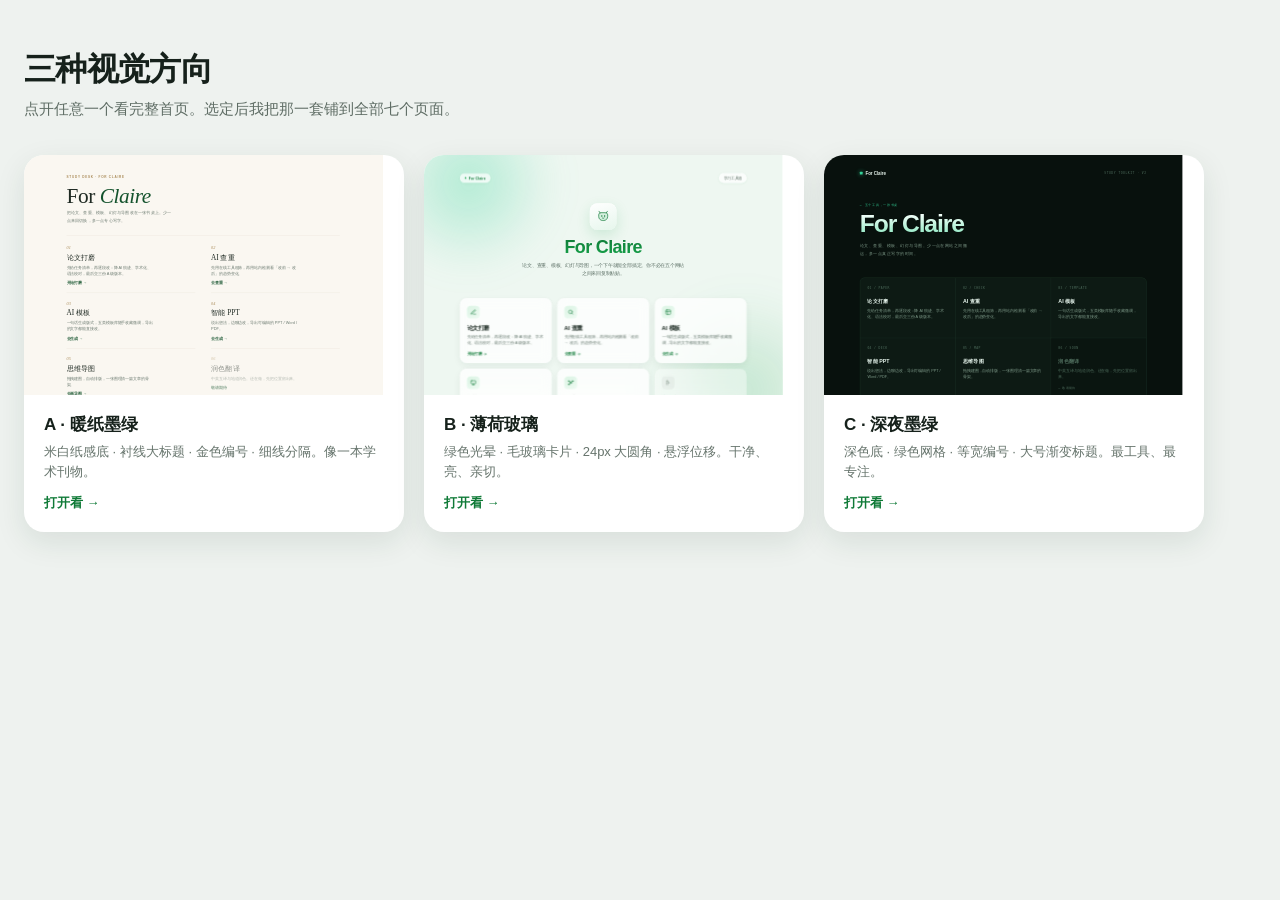
<file: claire-essay-helper-web/styles.html>
<!DOCTYPE html>
<html lang="zh-CN">
<head>
<meta charset="UTF-8" />
<meta name="viewport" content="width=device-width, initial-scale=1.0" />
<title>风格对比 · For Claire</title>
<style>
  :root { --font: "Manrope", -apple-system, "PingFang SC", "Microsoft YaHei", sans-serif; }
  * { box-sizing: border-box; }
  body {
    margin: 0; min-height: 100vh; padding: 48px 24px 72px;
    background: #eef2ef; color: #16211b; font-family: var(--font);
  }
  h1 { font-size: 32px; letter-spacing: -.02em; margin: 0 0 8px; }
  .lead { color: #5f6d65; font-size: 15px; margin: 0 0 36px; }
  .row { display: grid; grid-template-columns: repeat(3, 1fr); gap: 20px; max-width: 1180px; }
  .item { background: #fff; border-radius: 20px; overflow: hidden; box-shadow: 0 10px 30px rgba(16,60,38,.10); }
  .item a { display: block; text-decoration: none; color: inherit; }
  .thumb { height: 240px; position: relative; overflow: hidden; }
  .thumb iframe { position: absolute; top: 0; left: 0; width: 1280px; height: 900px; border: 0; transform: scale(.28); transform-origin: top left; pointer-events: none; }
  .cap { padding: 18px 20px 20px; }
  .cap strong { display: block; font-size: 17px; margin-bottom: 6px; }
  .cap span { font-size: 13px; line-height: 20px; color: #66746c; }
  .cap em { display: inline-block; margin-top: 12px; font-style: normal; font-weight: 600; font-size: 13px; color: #0f7a37; }
  @media (max-width: 900px) { .row { grid-template-columns: 1fr; } .thumb { height: 200px; } }
</style>
</head>
<body>
  <h1>三种视觉方向</h1>
  <p class="lead">点开任意一个看完整首页。选定后我把那一套铺到全部七个页面。</p>
  <div class="row">
    <div class="item">
      <a href="./home-a.html">
        <div class="thumb"><iframe src="./home-a.html" loading="lazy" title="A"></iframe></div>
        <div class="cap"><strong>A · 暖纸墨绿</strong>
          <span>米白纸感底 · 衬线大标题 · 金色编号 · 细线分隔。像一本学术刊物。</span><br>
          <em>打开看 →</em></div>
      </a>
    </div>
    <div class="item">
      <a href="./home-b.html">
        <div class="thumb"><iframe src="./home-b.html" loading="lazy" title="B"></iframe></div>
        <div class="cap"><strong>B · 薄荷玻璃</strong>
          <span>绿色光晕 · 毛玻璃卡片 · 24px 大圆角 · 悬浮位移。干净、亮、亲切。</span><br>
          <em>打开看 →</em></div>
      </a>
    </div>
    <div class="item">
      <a href="./home-c.html">
        <div class="thumb"><iframe src="./home-c.html" loading="lazy" title="C"></iframe></div>
        <div class="cap"><strong>C · 深夜墨绿</strong>
          <span>深色底 · 绿色网格 · 等宽编号 · 大号渐变标题。最工具、最专注。</span><br>
          <em>打开看 →</em></div>
      </a>
    </div>
  </div>
</body>
</html>
</file>
<file: academic-poster/poster.css>
/* ============================================================
 * poster.css —— 海报版式（所有颜色来自 CSS 变量）
 * ============================================================ */

:root {
  --c-main: #1B3A5C;
  --c-main-dark: #0E2033;
  --c-light: #E8EDF2;
  --c-accent: #B08A3E;
  --c-bg: #FFFFFF;
  --c-text: #1A1A1A;
  --c-muted: #5A6570;
  --c-line: #DCE2E8;
  --c-on-main: #FFFFFF;

  --serif: Georgia, "Times New Roman", "Noto Serif SC", "Songti SC", serif;
  --sans: -apple-system, BlinkMacSystemFont, "Segoe UI", Roboto, "Helvetica Neue",
          Arial, "PingFang SC", "Hiragino Sans GB", "Microsoft YaHei", sans-serif;
}

* { box-sizing: border-box; }
html, body { margin: 0; padding: 0; }

body {
  font-family: var(--sans);
  background: #EEF1F4;
  color: #1A1A1A;
  -webkit-font-smoothing: antialiased;
  text-rendering: optimizeLegibility;
}

/* ---------------- 顶栏 ---------------- */
.topbar {
  position: sticky;
  top: 0;
  z-index: 40;
  display: flex;
  align-items: center;
  gap: 16px;
  padding: 10px 18px;
  background: rgba(255, 255, 255, 0.92);
  backdrop-filter: blur(10px);
  border-bottom: 1px solid #E2E6EA;
}

.brand { display: flex; align-items: center; gap: 8px; font-size: 13px; white-space: nowrap; }
.brand .dot {
  width: 9px; height: 9px; border-radius: 50%;
  background: var(--c-main);
  box-shadow: 0 0 0 3px color-mix(in srgb, var(--c-main) 18%, transparent);
}
.brand .muted {
  color: #7A858F; font-size: 11.5px; padding-left: 6px;
  border-left: 1px solid #DFE4E9; margin-left: 4px;
}

.tabs {
  display: flex; gap: 4px; background: #F2F4F6;
  border-radius: 10px; padding: 3px; margin-left: auto;
}
.tab {
  appearance: none; border: 0; background: transparent; color: #5A6570;
  font: 600 12.5px/1 var(--sans); padding: 8px 16px; border-radius: 8px;
  cursor: pointer; transition: background .16s, color .16s;
}
.tab:hover { color: #1A1A1A; }
.tab.is-active {
  background: var(--c-main); color: var(--c-on-main);
  box-shadow: 0 2px 8px color-mix(in srgb, var(--c-main) 30%, transparent);
}

.actions { display: flex; align-items: center; gap: 8px; }

.btn {
  appearance: none; border: 1px solid #DDE2E7; background: #fff; color: #1A1A1A;
  font: 600 12.5px/1 var(--sans); padding: 9px 14px; border-radius: 9px;
  cursor: pointer; transition: border-color .16s, background .16s, transform .06s;
}
.btn:hover { border-color: var(--c-main); }
.btn:active { transform: translateY(1px); }
.btn:disabled { opacity: .55; cursor: progress; }
.btn--primary { background: var(--c-main); border-color: var(--c-main); color: var(--c-on-main); }
.btn--ghost { background: transparent; }

#status { font-size: 12px; color: #5A6570; min-width: 90px; }

/* ---------------- 舞台 ---------------- */
.stage-wrap { padding: 22px 18px 90px; display: flex; justify-content: center; }
#stage { display: flex; justify-content: center; align-items: flex-start; width: 100%; }

.poster-box {
  display: none; overflow: hidden; border-radius: 4px;
  box-shadow: 0 10px 40px rgba(16, 24, 40, .14), 0 1px 0 rgba(16, 24, 40, .06);
}
.poster-box.is-active { display: block; }

/* ---------------- 海报本体 ---------------- */
.poster {
  display: flex; flex-direction: column;
  background: var(--c-bg); color: var(--c-text);
  overflow: hidden; transform-origin: top left; font-family: var(--sans);
}

.poster__head {
  position: relative; background: var(--c-main); color: var(--c-on-main);
  padding: 34px 44px 26px; flex: 0 0 auto;
}
.poster__head::after {
  content: ""; position: absolute; left: 0; right: 0; bottom: 0;
  height: 4px; background: var(--c-accent);
}
.poster__head-inner { position: relative; }

.poster__kicker {
  margin: 0 0 10px; font: 700 10.5px/1 var(--sans);
  letter-spacing: .3em; text-transform: uppercase; opacity: .82;
}
.poster__title {
  margin: 0 0 10px; font-family: var(--serif); font-weight: 700;
  letter-spacing: .005em; text-wrap: balance;
}
.poster__subtitle { margin: 0 0 14px; font-family: var(--serif); font-style: italic; opacity: .92; }
.poster__byline { margin: 0; font-size: 11.5px; letter-spacing: .02em; opacity: .9; }
.poster__byline--sub { opacity: .72; margin-top: 2px; }

.poster__body { flex: 1 1 auto; display: grid; align-content: start; min-height: 0; }
.col { display: flex; flex-direction: column; min-width: 0; }

.sec { break-inside: avoid; }
.sec__title {
  display: flex; align-items: baseline; gap: 7px; margin: 0 0 7px;
  font: 700 11px/1.3 var(--sans); letter-spacing: .14em;
  text-transform: uppercase; color: var(--c-main-dark);
}
.sec__num {
  font-family: var(--serif); font-size: 10.5px; letter-spacing: 0;
  color: var(--c-accent); font-weight: 700;
}
.sec__p {
  margin: 0 0 8px; line-height: 1.62; color: var(--c-text);
  hyphens: auto; text-align: justify; text-justify: inter-word;
}
.sec__p:last-child { margin-bottom: 0; }

.figure { margin: 10px 0 14px; }
.figure__img { display: block; width: 100%; height: auto; border: 1px solid var(--c-line); }
.figure__ph {
  display: flex; flex-direction: column; align-items: center; justify-content: center;
  gap: 6px; border: 1px dashed var(--c-line);
  background: repeating-linear-gradient(45deg, color-mix(in srgb, var(--c-main) 4%, #fff) 0 10px, transparent 10px 20px);
}
.figure__ph-tag { font: 700 10px/1 var(--sans); letter-spacing: .28em; color: var(--c-muted); }
.figure__ph-note { font-size: 10px; color: var(--c-muted); opacity: .85; }
.figure__cap {
  margin-top: 6px; font-family: var(--serif); font-style: italic;
  font-size: 9.5px; line-height: 1.45; color: var(--c-muted);
}

.poster__foot {
  flex: 0 0 auto; display: flex; align-items: center; gap: 14px;
  padding: 0 44px 18px;
}
.poster__foot-line { height: 1px; flex: 1 1 auto; background: var(--c-line); }
.poster__foot-text {
  font-size: 9.5px; letter-spacing: .08em; text-transform: uppercase; color: var(--c-muted);
}

/* ---------------- 各格式差异 ---------------- */

/* PPT 16:9 */
.poster--ppt .poster__head { padding: 26px 40px 20px; }
.poster--ppt .poster__title { font-size: 29px; line-height: 1.18; }
.poster--ppt .poster__subtitle { font-size: 14px; }
.poster--ppt .poster__body { grid-template-columns: repeat(3, 1fr); gap: 22px; padding: 22px 40px 8px; }
.poster--ppt .sec { border-top: 2px solid var(--c-main); padding-top: 9px; margin-bottom: 14px; }
.poster--ppt .sec__p { font-size: 11.2px; line-height: 1.58; margin-bottom: 6px; }
.poster--ppt .figure__ph { height: 104px; }
.poster--ppt .figure__img { max-height: 140px; object-fit: contain; }

/* PDF A4 竖版 */
.poster--pdf .poster__head { padding: 40px 40px 28px; }
.poster--pdf .poster__title { font-size: 33px; line-height: 1.2; }
.poster--pdf .poster__subtitle { font-size: 15px; }
.poster--pdf .poster__body { grid-template-columns: repeat(2, 1fr); gap: 26px; padding: 30px 40px 10px; }
.poster--pdf .sec { border-top: 2px solid var(--c-main); padding-top: 10px; margin-bottom: 18px; }
.poster--pdf .sec__p { font-size: 12.6px; line-height: 1.65; }
.poster--pdf .figure__ph { height: 150px; }

/* Word A4 竖版：更像文档，单栏 */
.poster--word .poster__head {
  background: var(--c-bg); color: var(--c-text);
  padding: 44px 56px 18px; border-bottom: 1px solid var(--c-line);
}
.poster--word .poster__head::after { height: 3px; background: var(--c-accent); }
.poster--word .poster__kicker { color: var(--c-main); opacity: 1; }
.poster--word .poster__title { color: var(--c-main); font-size: 30px; line-height: 1.24; }
.poster--word .poster__subtitle { color: var(--c-muted); }
.poster--word .poster__byline { color: var(--c-muted); }
.poster--word .poster__body { grid-template-columns: 1fr; gap: 0; padding: 26px 56px 10px; }
.poster--word .sec { border-top: 0; padding-top: 0; margin-bottom: 20px; }
.poster--word .sec__title {
  border-bottom: 1px solid var(--c-line); padding-bottom: 5px;
  margin-bottom: 8px; font-size: 12px;
}
.poster--word .sec__p { font-size: 13px; line-height: 1.72; }
.poster--word .figure__ph { height: 170px; }
.poster--word .poster__foot { padding: 0 56px 24px; }

/* ---------------- 打印 ---------------- */
@media print {
  .topbar, .palette-fab, .palette-panel, #status { display: none !important; }
  body { background: #fff; }
  .stage-wrap { padding: 0; }
  .poster-box { display: none !important; box-shadow: none; }
  .poster-box[data-format="pdf"] { display: block !important; width: auto !important; height: auto !important; }
  .poster { transform: none !important; }
  @page { size: A4 portrait; margin: 0; }
}
</file>
<file: academic-poster/palette.css>
/* ============================================================
 * palette.css —— 调色盘按钮与面板
 * ============================================================ */

.palette-fab {
  --fab-color: #1B3A5C;
  position: fixed; right: 22px; bottom: 22px; z-index: 60;
  width: 58px; height: 58px; border-radius: 50%; border: 0; cursor: pointer;
  display: grid; place-items: center; color: #fff;
  background:
    radial-gradient(circle at 30% 25%, rgba(255, 255, 255, .55), transparent 42%),
    conic-gradient(from 210deg, #E4572E, #F2B705, #4CAF50, #2E86DE, #7B4BD6, #E4572E);
  box-shadow: 0 10px 26px rgba(16, 24, 40, .28), 0 0 0 3px rgba(255, 255, 255, .92);
  transition: transform .16s ease, box-shadow .16s ease;
}
.palette-fab:hover { transform: translateY(-2px) scale(1.03); }
.palette-fab:active { transform: scale(.97); }
.palette-fab:focus-visible { outline: 3px solid var(--fab-color); outline-offset: 3px; }
.palette-fab svg { width: 26px; height: 26px; filter: drop-shadow(0 1px 1px rgba(0, 0, 0, .35)); }
.palette-fab::after {
  content: ""; position: absolute; inset: -3px; border-radius: 50%;
  border: 2px solid var(--fab-color); opacity: .55;
}

/* ---------------- 面板 ---------------- */
.palette-panel {
  position: fixed; right: 22px; bottom: 92px; z-index: 61;
  width: 312px; max-height: min(74vh, 620px); overflow: auto;
  background: #fff; border: 1px solid #E3E7EB; border-radius: 16px;
  box-shadow: 0 24px 60px rgba(16, 24, 40, .24); padding: 16px;
  font-family: var(--sans); color: #1A1A1A;
  opacity: 0; transform: translateY(10px) scale(.98); pointer-events: none;
  transition: opacity .18s ease, transform .18s ease;
}
.palette-panel.is-open { opacity: 1; transform: none; pointer-events: auto; }

.panel__head { display: flex; align-items: center; justify-content: space-between; margin-bottom: 12px; }
.panel__title { font: 700 13px/1 var(--sans); letter-spacing: .06em; }
.panel__close {
  border: 0; background: #F2F4F6; color: #5A6570; width: 26px; height: 26px;
  border-radius: 8px; cursor: pointer; font-size: 15px; line-height: 1;
}
.panel__close:hover { background: #E7EAEE; }

.panel__section { margin-bottom: 14px; }
.panel__label {
  display: block; font: 600 11px/1 var(--sans); letter-spacing: .1em;
  text-transform: uppercase; color: #8A949E; margin-bottom: 8px;
}

.mode-row { display: grid; grid-template-columns: 1fr 1fr; gap: 8px; }
.mode { position: relative; display: block; cursor: pointer; }
.mode input { position: absolute; opacity: 0; pointer-events: none; }
.mode span {
  display: block; text-align: center; padding: 9px 6px;
  border: 1px solid #E3E7EB; border-radius: 10px;
  font-size: 12px; font-weight: 600; color: #5A6570; background: #FBFCFD; transition: all .16s;
}
.mode input:checked + span {
  border-color: var(--c-main); color: var(--c-main);
  background: color-mix(in srgb, var(--c-main) 8%, #fff);
  box-shadow: inset 0 0 0 1px var(--c-main);
}
.mode input:focus-visible + span { outline: 2px solid var(--c-main); outline-offset: 2px; }

.locknote {
  display: flex; align-items: center; gap: 6px; margin-top: 8px;
  padding: 7px 9px; border-radius: 8px; background: #F4F6F8;
  color: #6B7580; font-size: 11px; line-height: 1.4;
}
.locknote[hidden] { display: none; }

.presets { display: grid; grid-template-columns: repeat(6, 1fr); gap: 7px; }
.preset {
  position: relative; height: 34px; border-radius: 9px;
  border: 1px solid rgba(0, 0, 0, .08); cursor: pointer; padding: 0;
  transition: transform .12s, box-shadow .12s;
}
.preset::before { content: ""; position: absolute; inset: 0; background: var(--sw); border-radius: 8px; }
.preset:hover { transform: translateY(-2px); }
.preset.is-active { box-shadow: 0 0 0 2px #fff, 0 0 0 4px var(--sw); }
.preset__name {
  position: absolute; left: 50%; bottom: -15px; transform: translateX(-50%);
  font-size: 9px; color: #8A949E; white-space: nowrap; opacity: 0; transition: opacity .12s;
}
.preset:hover .preset__name, .preset.is-active .preset__name { opacity: 1; }

.custom-row { display: flex; align-items: center; gap: 8px; margin-top: 18px; }
.color-input {
  width: 42px; height: 34px; padding: 0; border: 1px solid #E3E7EB;
  border-radius: 9px; background: #fff; cursor: pointer;
}
.color-input::-webkit-color-swatch-wrapper { padding: 3px; }
.color-input::-webkit-color-swatch { border: 0; border-radius: 6px; }

.hex-input {
  flex: 1; height: 34px; padding: 0 10px; border: 1px solid #E3E7EB; border-radius: 9px;
  font: 600 12.5px/1 ui-monospace, SFMono-Regular, Menlo, Consolas, monospace;
  letter-spacing: .06em; text-transform: uppercase; color: #1A1A1A;
}
.hex-input:focus { outline: 2px solid var(--c-main); outline-offset: 1px; border-color: var(--c-main); }

.swatch-current {
  width: 34px; height: 34px; flex: 0 0 auto; border-radius: 9px;
  border: 1px solid #E3E7EB; background: var(--c-main);
}

.file-row { display: flex; align-items: center; gap: 8px; margin-top: 12px; }
.file-btn {
  display: inline-flex; align-items: center; gap: 6px; padding: 8px 12px;
  border: 1px dashed #CDD4DB; border-radius: 9px; font-size: 12px;
  color: #5A6570; cursor: pointer; background: #FBFCFD;
}
.file-btn:hover { border-color: var(--c-main); color: var(--c-main); }
.file-btn input { display: none; }
.file-note { font-size: 11px; color: #8A949E; }

.switch-row { display: flex; align-items: center; justify-content: space-between; padding: 8px 0; }
.switch-row span { font-size: 12.5px; color: #3C4752; }
.switch { position: relative; width: 40px; height: 22px; flex: 0 0 auto; }
.switch input { position: absolute; opacity: 0; pointer-events: none; }
.switch i { position: absolute; inset: 0; background: #DDE2E7; border-radius: 999px; transition: background .16s; }
.switch i::after {
  content: ""; position: absolute; top: 3px; left: 3px; width: 16px; height: 16px;
  border-radius: 50%; background: #fff; box-shadow: 0 1px 3px rgba(0, 0, 0, .2); transition: transform .16s;
}
.switch input:checked + i { background: var(--c-main); }
.switch input:checked + i::after { transform: translateX(18px); }
.switch input:focus-visible + i { outline: 2px solid var(--c-main); outline-offset: 2px; }

.panel__foot { border-top: 1px solid #EEF1F4; padding-top: 12px; margin-top: 4px; }
.reset-btn {
  width: 100%; padding: 10px; border: 1px solid #E3E7EB; border-radius: 10px;
  background: #fff; font: 600 12.5px/1 var(--sans); color: #3C4752; cursor: pointer;
}
.reset-btn:hover { border-color: var(--c-main); color: var(--c-main); }

@media (max-width: 640px) {
  .palette-fab { right: 16px; bottom: 16px; width: 52px; height: 52px; }
  .palette-panel {
    right: 0; left: 0; bottom: 0; width: auto; max-height: 78vh;
    border-radius: 18px 18px 0 0; padding: 18px 16px 26px; transform: translateY(24px);
  }
  .presets { grid-template-columns: repeat(6, 1fr); gap: 6px; }
  .preset__name { display: none; }
}
</file>
<file: mindmap/styles.css>
/* ================= 思维导图工作台 样式 ================= */
:root {
  --bg: #EEF2F7;
  --panel: #FFFFFF;
  --line: #E2E8F0;
  --line-strong: #CBD5E1;
  --text: #0F172A;
  --text-soft: #64748B;
  --primary: #1D4ED8;
  --primary-soft: #EFF4FF;
  --radius: 12px;
  --shadow: 0 1px 2px rgba(15, 23, 42, .06), 0 6px 20px rgba(15, 23, 42, .06);
}

* { box-sizing: border-box; }
html, body { height: 100%; margin: 0; }
body {
  font-family: "Microsoft YaHei", "PingFang SC", "Segoe UI", system-ui, sans-serif;
  font-size: 13px;
  color: var(--text);
  background: var(--bg);
  overflow: hidden;
}
button { font-family: inherit; }

.app { display: flex; flex-direction: column; height: 100vh; }

/* ---------------- 顶栏 ---------------- */
.topbar {
  display: flex; align-items: center; gap: 14px;
  height: 56px; padding: 0 14px;
  background: var(--panel);
  border-bottom: 1px solid var(--line);
  box-shadow: 0 1px 3px rgba(15, 23, 42, .04);
  z-index: 20;
  flex: 0 0 auto;
}
.brand { display: flex; align-items: center; gap: 8px; padding-right: 6px; }
.brand-logo {
  width: 26px; height: 26px; border-radius: 8px;
  background: linear-gradient(135deg, #2563EB, #0EA5E9);
  color: #fff; display: grid; place-items: center; font-size: 15px;
}
.brand-text { font-weight: 700; font-size: 14px; letter-spacing: .3px; white-space: nowrap; }

.doc-title {
  width: 210px; height: 32px; padding: 0 10px;
  flex: 0 1 210px; min-width: 110px;
  border: 1px solid transparent; border-radius: 8px;
  background: #F8FAFC; color: var(--text);
  font-size: 13px; font-weight: 600; outline: none;
}
.doc-title:hover { border-color: var(--line-strong); }
.doc-title:focus { border-color: var(--primary); background: #fff; }

.tools { margin-left: auto; display: flex; align-items: center; gap: 8px; flex: 0 0 auto; }
.tool-group {
  display: flex; align-items: center; gap: 4px; flex: 0 0 auto;
  padding: 3px; border-radius: 10px; background: #F8FAFC;
  border: 1px solid var(--line);
}
.tbtn {
  height: 30px; min-width: 32px; padding: 0 9px;
  flex: 0 0 auto; white-space: nowrap;
  border: 1px solid transparent; border-radius: 7px;
  background: #fff; color: #334155; font-size: 13px; cursor: pointer;
  display: inline-flex; align-items: center; justify-content: center;
  transition: background .15s, border-color .15s, color .15s;
}
.tbtn:hover { background: var(--primary-soft); color: var(--primary); }
.tbtn:active { transform: translateY(1px); }
.tbtn.wide { padding: 0 13px; }
/* 自动排版 / 新建中心主题：加高加大，文字不会被挤断 */
.tbtn.big {
  height: 34px; padding: 0 18px; margin: 0 1px;
  font-size: 13.5px; font-weight: 600; letter-spacing: .3px;
  border-color: #BFDBFE; background: #F5F9FF; color: #1D4ED8;
}
.tbtn.big:hover { background: #E4EFFF; border-color: #93C5FD; }
.tbtn.primary { background: var(--primary); color: #fff; font-weight: 600; padding: 0 15px; }
.tbtn.primary:hover { background: #1E40AF; color: #fff; }
.tbtn.danger:hover { background: #FEF2F2; color: #DC2626; }
.tbtn:disabled { opacity: .38; cursor: not-allowed; background: #fff; color: #334155; }
.zoom-label { min-width: 42px; text-align: center; font-size: 12px; color: var(--text-soft); font-variant-numeric: tabular-nums; }
.switch { display: inline-flex; align-items: center; gap: 5px; font-size: 12px; color: #475569; cursor: pointer; padding: 0 4px; white-space: nowrap; }
.switch input { accent-color: var(--primary); }

/* 窗口变窄时优先收起标题区，保证右侧按钮文字完整 */
@media (max-width: 1600px) {
  .brand-text { display: none; }
  .doc-title { flex: 0 1 180px; width: 180px; }
}
@media (max-width: 1440px) {
  .doc-title { flex: 0 1 140px; width: 140px; }
  .tbtn.wide { padding: 0 11px; }
  .tbtn.big { padding: 0 15px; }
}
@media (max-width: 1300px) {
  .doc-title { display: none; }
  .zoom-label { display: none; }
  .brand-text { display: none; }
  #chkGrid + span { display: none; }
}

/* ---------------- 工作区 ---------------- */
.workspace { flex: 1 1 auto; display: flex; min-height: 0; }

.canvas-area {
  position: relative; flex: 1 1 auto; min-width: 0;
  background: #F8FAFC;
  overflow: hidden;
}
.canvas { width: 100%; height: 100%; display: block; cursor: default; }
.canvas.panning { cursor: grabbing; }
.canvas.connect-mode { cursor: crosshair; }

.canvas-hint {
  position: absolute; left: 50%; bottom: 46px; transform: translateX(-50%);
  padding: 7px 14px; border-radius: 999px;
  background: rgba(15, 23, 42, .72); color: #fff; font-size: 12px;
  pointer-events: none; transition: opacity .35s; white-space: nowrap;
}
.canvas-hint.hide { opacity: 0; }

.statusbar {
  position: absolute; left: 0; right: 0; bottom: 0; height: 26px;
  display: flex; align-items: center; gap: 14px; padding: 0 12px;
  background: rgba(255, 255, 255, .9); border-top: 1px solid var(--line);
  color: var(--text-soft); font-size: 11.5px; backdrop-filter: blur(4px);
}
.statusbar .spacer { flex: 1; }

/* 文本编辑浮动层 */
.text-editor-layer { position: absolute; inset: 0; pointer-events: none; }
.ink-input {
  position: absolute; margin: 0; padding: 2px 4px;
  border: 2px solid var(--primary); border-radius: 6px;
  background: #fff; color: var(--text);
  font-family: "Microsoft YaHei", "PingFang SC", "Segoe UI", sans-serif;
  line-height: 1.32; text-align: center; resize: none;
  outline: none; box-shadow: 0 6px 18px rgba(37, 99, 235, .18);
  pointer-events: auto; overflow: hidden;
}

/* ---------------- 右侧栏 ---------------- */
.sidebar {
  flex: 0 0 286px; width: 286px;
  display: flex; flex-direction: column; gap: 10px;
  padding: 10px; background: var(--bg);
  border-left: 1px solid var(--line);
  overflow: hidden;
}
.panel {
  background: var(--panel); border: 1px solid var(--line); border-radius: var(--radius);
  box-shadow: var(--shadow); display: flex; flex-direction: column; min-height: 0;
}
.panel-library { flex: 0 0 auto; max-height: 52%; }
.panel-inspector { flex: 1 1 auto; }
.panel-head {
  display: flex; align-items: baseline; gap: 8px;
  padding: 10px 12px 8px; border-bottom: 1px solid var(--line);
  flex: 0 0 auto;
}
.panel-head h2 { margin: 0; font-size: 13px; font-weight: 700; }
.panel-tip { font-size: 11px; color: var(--text-soft); margin-left: auto; }
.panel-body { padding: 10px; overflow: auto; }
.panel-library .panel-body { display: grid; grid-template-columns: repeat(3, 1fr); gap: 7px; }
.panel-foot {
  flex: 0 0 auto; padding: 7px 12px; border-top: 1px dashed var(--line);
  font-size: 11px; color: var(--text-soft); line-height: 1.4;
}

/* 图形库卡片 */
.shape-card {
  display: flex; flex-direction: column; align-items: center; gap: 3px;
  padding: 7px 2px 5px; border: 1px solid var(--line); border-radius: 9px;
  background: #fff; cursor: grab; user-select: none;
  transition: border-color .15s, background .15s, transform .15s;
}
.shape-card:hover { border-color: var(--primary); background: var(--primary-soft); transform: translateY(-1px); }
.shape-card:active { cursor: grabbing; }
.shape-card svg { width: 40px; height: 30px; pointer-events: none; }
.shape-card span { font-size: 10.5px; color: #475569; white-space: nowrap; overflow: hidden; text-overflow: ellipsis; max-width: 100%; }

/* 属性面板控件 */
.insp-empty { color: var(--text-soft); font-size: 12px; line-height: 1.7; padding: 4px 2px 8px; }
.insp-empty b { color: #334155; }
.insp-empty ul { margin: 6px 0 0; padding-left: 16px; }
.insp-empty li { margin: 3px 0; }
.insp-section { margin-bottom: 12px; }
.insp-section:last-child { margin-bottom: 2px; }
.insp-title {
  font-size: 11px; font-weight: 700; color: var(--text-soft);
  letter-spacing: .5px; margin: 0 0 6px; text-transform: uppercase;
}
.insp-row { display: flex; align-items: center; gap: 6px; margin-bottom: 7px; }
.insp-row > label { flex: 0 0 40px; font-size: 11.5px; color: var(--text-soft); }
.insp-row.col { flex-direction: column; align-items: stretch; gap: 5px; }
.insp-row.col > label { flex: none; }

.field {
  flex: 1 1 auto; min-width: 0; height: 28px; padding: 0 8px;
  border: 1px solid var(--line-strong); border-radius: 7px;
  background: #fff; font-size: 12px; color: var(--text); outline: none;
  font-family: inherit;
}
.field:focus { border-color: var(--primary); box-shadow: 0 0 0 3px rgba(37, 99, 235, .12); }
select.field { cursor: pointer; }
input[type="range"].field { padding: 0; height: 22px; accent-color: var(--primary); }
.num-field { width: 58px; flex: 0 0 58px; text-align: center; }

.seg { display: flex; gap: 0; border: 1px solid var(--line-strong); border-radius: 8px; overflow: hidden; }
.seg button {
  flex: 1; height: 28px; border: 0; background: #fff; cursor: pointer;
  font-size: 12px; color: #475569; border-right: 1px solid var(--line);
  display: inline-flex; align-items: center; justify-content: center; gap: 4px;
}
.seg button:last-child { border-right: 0; }
.seg button:hover { background: #F1F5F9; }
.seg button.on { background: var(--primary); color: #fff; font-weight: 600; }
.seg.icons button { font-size: 14px; }

.swatches { display: flex; flex-wrap: wrap; gap: 5px; }
.swatch {
  width: 20px; height: 20px; border-radius: 5px; cursor: pointer;
  border: 2px solid #fff; box-shadow: 0 0 0 1px var(--line-strong);
  transition: transform .12s;
}
.swatch:hover { transform: scale(1.12); }
.swatch.on { box-shadow: 0 0 0 2px var(--primary); }

.color-field { display: flex; align-items: center; gap: 6px; flex: 1 1 auto; }
.color-field input[type="color"] {
  width: 30px; height: 28px; padding: 0; border: 1px solid var(--line-strong);
  border-radius: 7px; background: #fff; cursor: pointer;
}
.color-field .hex { flex: 1; min-width: 0; }

.chk { display: inline-flex; align-items: center; gap: 5px; font-size: 12px; color: #475569; cursor: pointer; }
.chk input { accent-color: var(--primary); }

.insp-tip {
  padding: 8px 10px; border-radius: 8px; line-height: 1.6;
  background: #F8FAFC; border: 1px dashed var(--line-strong);
  color: var(--text-soft); font-size: 11.5px;
}
.insp-actions { display: flex; gap: 6px; margin-top: 4px; }
.btn-soft {
  flex: 1; height: 30px; border: 1px solid var(--line-strong); border-radius: 8px;
  background: #fff; cursor: pointer; font-size: 12px; color: #334155;
}
.btn-soft:hover { border-color: var(--primary); color: var(--primary); background: var(--primary-soft); }
.btn-soft.danger:hover { border-color: #DC2626; color: #DC2626; background: #FEF2F2; }

/* ---------------- 导出菜单 ---------------- */
.export-menu {
  position: fixed; top: 58px; right: 12px; width: 330px; z-index: 60;
  background: #fff; border: 1px solid var(--line); border-radius: 12px;
  box-shadow: 0 12px 40px rgba(15, 23, 42, .18); padding: 6px;
  max-height: calc(100vh - 80px); overflow: auto;
}
.export-item {
  display: flex; align-items: center; gap: 10px; width: 100%;
  padding: 8px; border: 0; border-radius: 9px; background: transparent;
  cursor: pointer; text-align: left;
}
.export-item:hover { background: var(--primary-soft); }
.ei-icon {
  flex: 0 0 30px; width: 30px; height: 30px; border-radius: 8px;
  display: grid; place-items: center; font-weight: 700; font-size: 13px;
  background: #EEF2F7; color: #475569;
}
.export-item[data-action="pptx"] .ei-icon { background: #FDECEA; color: #C43E1C; }
.export-item[data-action="docx"] .ei-icon { background: #E8F0FB; color: #2B579A; }
.export-item[data-action="pdf"] .ei-icon { background: #FDEBEB; color: #B4232C; }
.export-item[data-action="svg"] .ei-icon { background: #FDF3E3; color: #A66A00; }
.export-item[data-action="png"] .ei-icon { background: #E9F7EF; color: #1E7B4D; }
.ei-text { display: flex; flex-direction: column; gap: 1px; min-width: 0; }
.ei-text b { font-size: 12.5px; font-weight: 600; color: var(--text); }
.ei-text small { font-size: 11px; color: var(--text-soft); }
.export-sep { height: 1px; background: var(--line); margin: 5px 8px; }

/* ---------------- 提示 ---------------- */
.toast {
  position: fixed; left: 50%; bottom: 40px; transform: translateX(-50%);
  max-width: 460px; padding: 10px 16px; border-radius: 10px;
  background: rgba(15, 23, 42, .92); color: #fff; font-size: 12.5px; line-height: 1.55;
  box-shadow: 0 10px 30px rgba(15, 23, 42, .3); z-index: 100;
  white-space: pre-wrap;
}
.toast.err { background: rgba(153, 27, 27, .95); }
.toast.ok { background: rgba(5, 95, 70, .95); }

/* ---------------- 打印 / 浏览器另存 PDF ---------------- */
@media print {
  @page { size: A4 landscape; margin: 8mm; }
  html, body { height: auto; overflow: visible; background: #fff; }
  .app { display: block; height: auto; }
  .topbar, .sidebar, .statusbar, .canvas-hint, .export-menu, .toast, .modal-mask { display: none !important; }
  .workspace { display: block; }
  .canvas-area { display: none !important; }
  #printArea { display: block !important; }
}
#printArea { display: none; text-align: center; padding: 4mm; }
#printArea svg { max-width: 100%; height: auto; }

/* ---------------- 草稿箱弹窗 ---------------- */
.modal-mask {
  position: fixed; inset: 0; z-index: 200;
  background: rgba(15, 23, 42, .42);
  display: flex; align-items: center; justify-content: center;
}
.modal-mask[hidden] { display: none; }
.modal {
  width: min(780px, calc(100vw - 48px)); max-height: min(80vh, 760px);
  background: #fff; border-radius: 16px; overflow: hidden;
  box-shadow: 0 24px 70px rgba(15, 23, 42, .35);
  display: flex; flex-direction: column;
}
.modal-head {
  display: flex; align-items: baseline; gap: 10px;
  padding: 14px 18px; border-bottom: 1px solid var(--line); flex: 0 0 auto;
}
.modal-head h3 { margin: 0; font-size: 15px; font-weight: 700; }
.modal-sub { font-size: 12px; color: var(--text-soft); }
.modal-close {
  margin-left: auto; width: 30px; height: 30px; border: 0; border-radius: 8px;
  background: transparent; color: #64748B; font-size: 20px; line-height: 1; cursor: pointer;
}
.modal-close:hover { background: #F1F5F9; color: #0F172A; }
.modal-body {
  padding: 12px; overflow: auto; flex: 1 1 auto;
  display: grid; grid-template-columns: repeat(auto-fill, minmax(224px, 1fr)); gap: 10px;
  background: #F8FAFC;
}
.draft-card {
  background: #fff; border: 1px solid var(--line); border-radius: 12px;
  overflow: hidden; display: flex; flex-direction: column;
  transition: border-color .15s, box-shadow .15s;
}
.draft-card:hover { border-color: var(--primary); box-shadow: 0 6px 18px rgba(37, 99, 235, .12); }
.draft-thumb {
  height: 104px; background: #fff; border-bottom: 1px solid var(--line);
  display: grid; place-items: center; overflow: hidden; padding: 4px;
}
.draft-thumb svg { width: 100%; height: 100%; }
.draft-info { padding: 8px 10px 4px; display: flex; flex-direction: column; gap: 2px; }
.draft-info b { font-size: 12.5px; white-space: nowrap; overflow: hidden; text-overflow: ellipsis; }
.draft-info small { font-size: 11px; color: var(--text-soft); }
.draft-acts { display: flex; gap: 6px; padding: 6px 10px 10px; margin-top: auto; }
.draft-acts button {
  flex: 1; height: 28px; border: 1px solid var(--line-strong); border-radius: 8px;
  background: #fff; cursor: pointer; font-size: 12px; color: #334155;
}
.draft-acts button[data-act="load"] { border-color: #BFDBFE; background: #F5F9FF; color: var(--primary); font-weight: 600; }
.draft-acts button:hover { background: var(--primary-soft); }
.draft-acts button[data-act="del"]:hover { border-color: #FCA5A5; color: #DC2626; background: #FEF2F2; }
.draft-empty { grid-column: 1 / -1; padding: 44px 0; text-align: center; color: var(--text-soft); font-size: 12.5px; }
.modal-foot {
  display: flex; align-items: center; gap: 10px;
  padding: 10px 14px; border-top: 1px solid var(--line); background: #fff; flex: 0 0 auto;
}
.modal-tip { flex: 1; font-size: 11.5px; color: var(--text-soft); line-height: 1.5; }
.modal-foot .btn-soft { flex: 0 0 auto; padding: 0 14px; }
</file>
